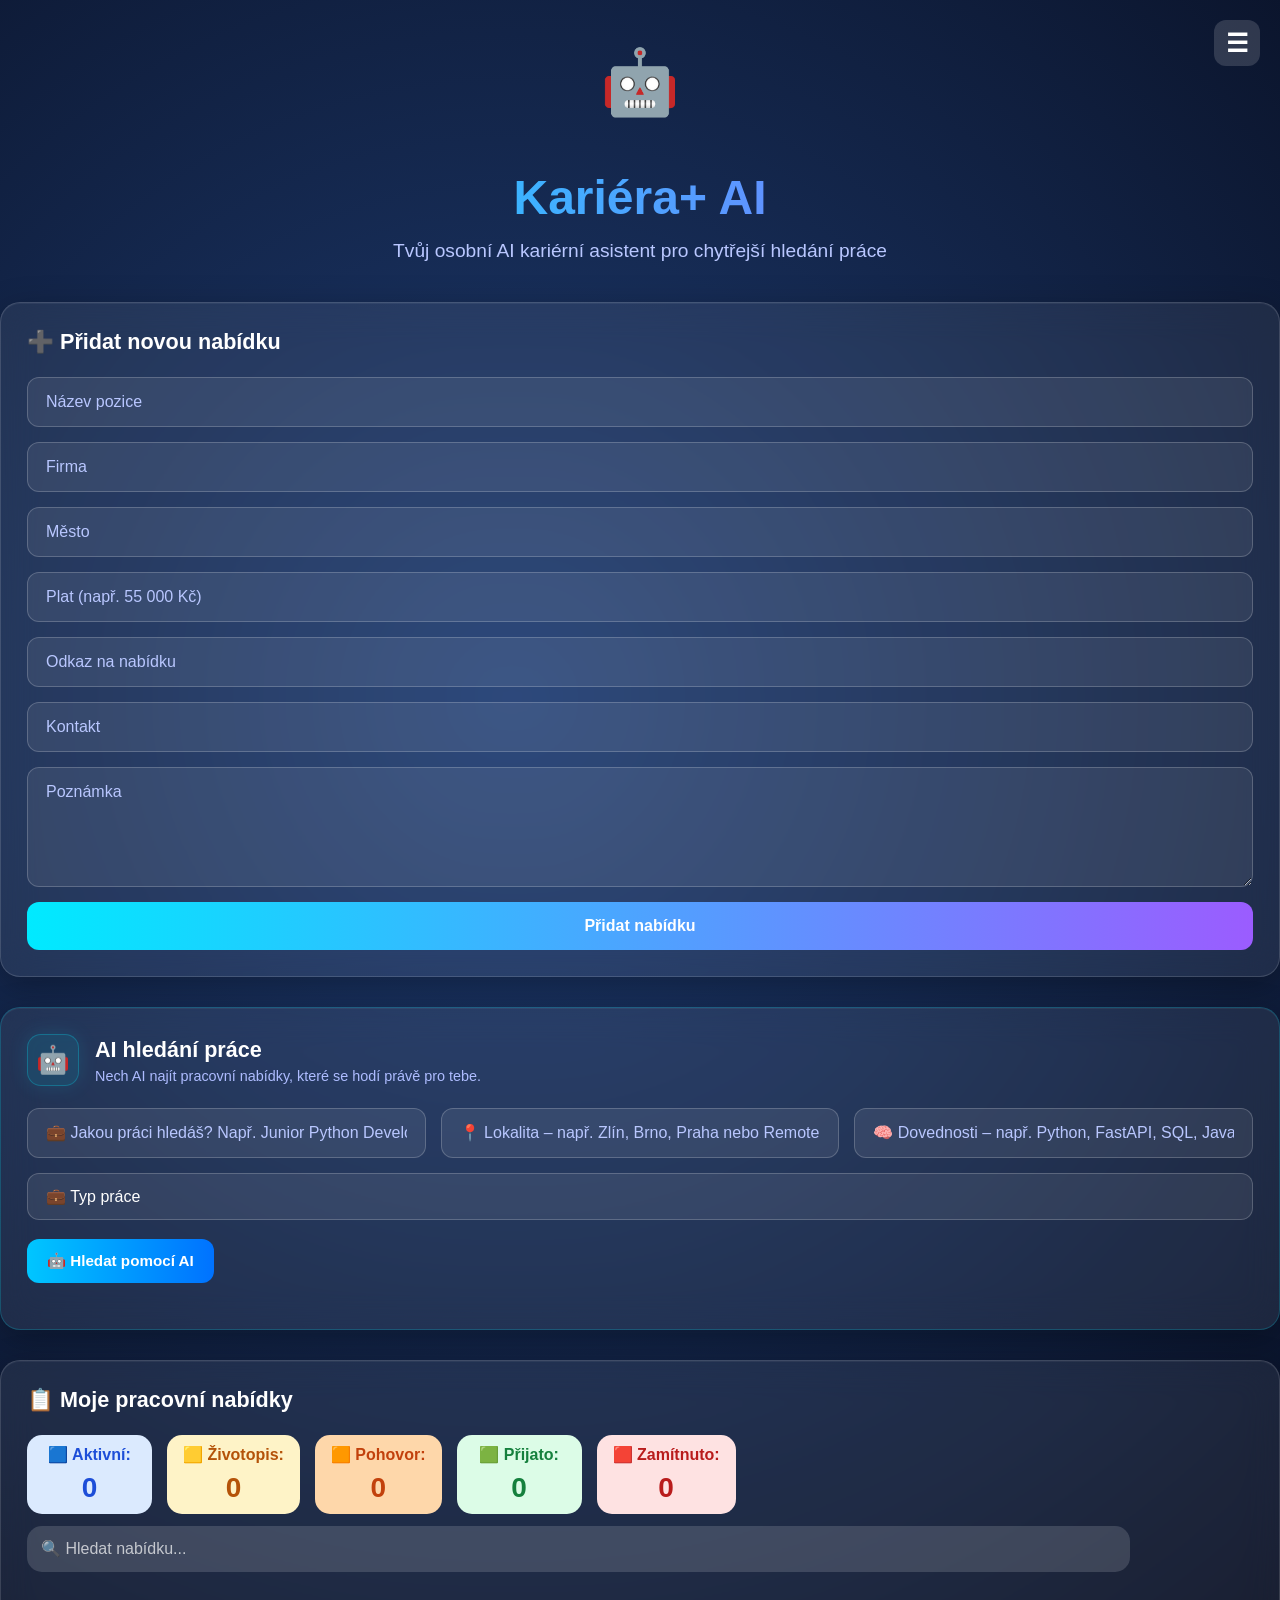
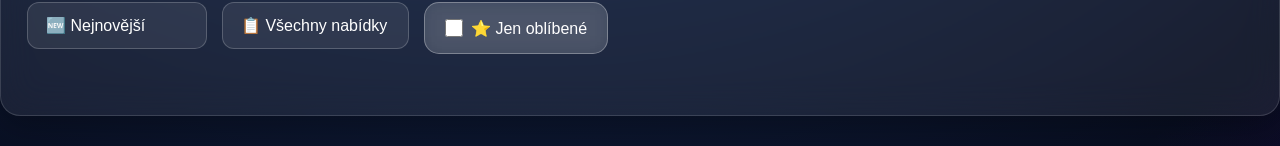
<file: frontend/index.html>
<!doctype html>
<html lang="cs">
  <head>
    <meta charset="UTF-8" />
    <title>Kariéra+ AI</title>

    <link rel="stylesheet" href="style.css" />
  </head>

  <body>
    <div id="toast"></div>

    <div id="confirmModal" class="modal">
      <div class="modal-content">
        <h2>🗑️ Odstranit nabídku?</h2>

        <p>Opravdu chcete tuto pracovní nabídku odstranit?</p>

        <div class="modal-buttons">
          <button id="cancelDelete">Zrušit</button>

          <button id="confirmDelete">Smazat</button>
        </div>
      </div>
    </div>

        <div id="aiModal" class="modal">
      <div class="modal-content ai-modal-content">

        <h2>🤖 AI analýza nabídky</h2>

        <div id="aiAnalysisContent">
          <div class="ai-loading">
            🤖 AI analyzuje pracovní nabídku...
          </div>
        </div>

        <div class="modal-buttons">
          <button id="closeAiModal">Zavřít</button>
        </div>

      </div>
    </div>

    <div id="editModal" class="modal">
      <div class="modal-content">
        <h2>✏️ Upravit nabídku</h2>

        <input id="editTitle" placeholder="Název pozice" />

        <input id="editCompany" placeholder="Firma" />

        <input id="editLocation" placeholder="Město" />

        <input id="editSalary" placeholder="Plat" />

        <input id="editUrl" placeholder="Odkaz na nabídku" />

        <input id="editContact" placeholder="Kontakt" />

        <textarea id="editNote" placeholder="Poznámka" rows="4"></textarea>

        <div class="modal-buttons">
          <button id="cancelEdit">Zrušit</button>

          <button id="saveEdit">Uložit</button>
        </div>
      </div>
    </div>

    <div class="container">

      <!-- HORNÍ MENU -->
      <div class="top-menu">
        <button id="menuButton" class="menu-button">☰</button>

        <div id="menuDropdown" class="menu-dropdown">
          <a href="index.html">🏠 Domů</a>
          <a href="index.html#jobs">💼 Hledání práce</a>
          <a href="cv-builder.html">📄 Tvorba životopisu</a>
          <a href="ai-analysis.html">🤖 AI analýza CV</a>
          <a href="interview.html">🎤 AI pohovor</a>
          <a href="index.html?favorites=true">⭐ Oblíbené nabídky</a>

                    <div class="menu-divider"></div>

          <a href="login.html" id="loginMenuLink">👤 Přihlásit</a>
          <a href="register.html" id="registerMenuLink">📝 Registrovat se</a>
          <a href="#" id="logoutMenuLink" style="display: none;">🚪 Odhlásit</a>
        </div>
      </div>

      <div class="hero">
        <div class="logo">🤖</div>

        </div>

        <h1>Kariéra+ AI</h1>

        <p class="subtitle">
          Tvůj osobní AI kariérní asistent pro chytřejší hledání práce
        </p>
      </div>

      <div class="card">
        <h2>➕ Přidat novou nabídku</h2>

        <div class="form-group">
          <input id="title" placeholder="Název pozice" />

          <input id="company" placeholder="Firma" />

          <input id="location" placeholder="Město" />

          <input id="salary" placeholder="Plat (např. 55 000 Kč)" />

          <input id="url" placeholder="Odkaz na nabídku" />

          <input id="contact" placeholder="Kontakt" />

          <textarea id="note" placeholder="Poznámka" rows="4"></textarea>

          <button onclick="createJob()">Přidat nabídku</button>
        </div>
      </div>

      <div class="card ai-search-card">
        <div class="ai-search-header">
          <div class="ai-icon">🤖</div>

          <div>
            <h2>AI hledání práce</h2>

            <p>Nech AI najít pracovní nabídky, které se hodí právě pro tebe.</p>
          </div>
        </div>

        <div class="ai-search-form">
          <input
            id="aiPosition"
            placeholder="💼 Jakou práci hledáš? Např. Junior Python Developer"
          />

          <input
            id="aiLocation"
            placeholder="📍 Lokalita – např. Zlín, Brno, Praha nebo Remote"
          />

          <input
            id="aiSkills"
            placeholder="🧠 Dovednosti – např. Python, FastAPI, SQL, JavaScript"
          />

          <select id="aiWorkType">
            <option value="">💼 Typ práce</option>
            <option value="full-time">Plný úvazek</option>
            <option value="part-time">Částečný úvazek</option>
            <option value="remote">Remote</option>
            <option value="hybrid">Hybridní práce</option>
          </select>

          <button type="button" id="aiSearchButton" onclick="searchWithAI()">
            🤖 Hledat pomocí AI
          </button>
        </div>

        <div id="aiResults" class="ai-results"></div>
      </div>

      <div class="card">
        <h2>📋 Moje pracovní nabídky</h2>

        <div class="stats-container">
          <div class="stat-card active">
            🟦 Aktivní:
            <span id="countActive">0</span>
          </div>

          <div class="stat-card sent">
            🟨 Životopis:
            <span id="countSent">0</span>
          </div>

          <div class="stat-card interview">
            🟧 Pohovor:
            <span id="countInterview">0</span>
          </div>

          <div class="stat-card accepted">
            🟩 Přijato:
            <span id="countAccepted">0</span>
          </div>

          <div class="stat-card rejected">
            🟥 Zamítnuto:
            <span id="countRejected">0</span>
          </div>
        </div>

        <div class="filters">
          <input id="search" placeholder="🔍 Hledat nabídku..." />

          <select id="sort">
            <option value="new">🆕 Nejnovější</option>

            <option value="title">🔤 Název A-Z</option>

            <option value="company">🏢 Firma A-Z</option>
          </select>

          <select id="statusFilter">
            <option value="all">📋 Všechny nabídky</option>

            <option value="Aktivní">🟦 Aktivní</option>

            <option value="Životopis odeslán">🟨 Životopis odeslán</option>

            <option value="Pohovor">🟧 Pohovor</option>

            <option value="Přijato">🟩 Přijato</option>

            <option value="Zamítnuto">🟥 Zamítnuto</option>
          </select>

          <label class="favorite-filter">
            <input type="checkbox" id="favoriteOnly" />

            ⭐ Jen oblíbené
          </label>
        </div>

        <div id="jobs"></div>

        <div
          id="empty"
          style="display: none; text-align: center; margin-top: 20px"
        >
          😕 Zatím tu nejsou žádné nabídky
        </div>
      </div>
    </div>

    <script src="script.js"></script>
    <script src="auth.js"></script>
  </body>
</html>
</file>
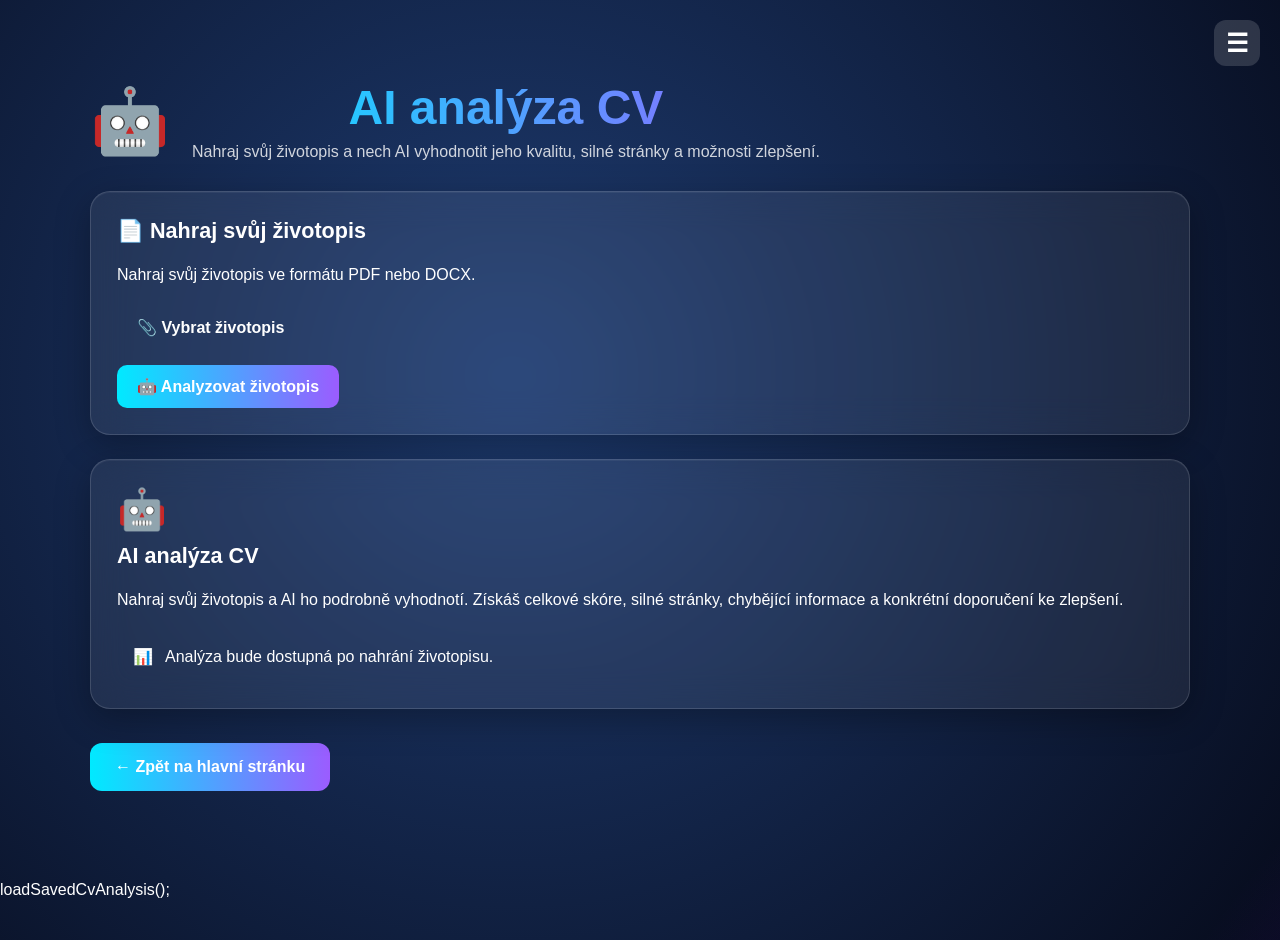
<file: frontend/ai-analysis.html>
<!doctype html>
<html lang="cs">
  <head>
    <meta charset="UTF-8" />
    <meta name="viewport" content="width=device-width, initial-scale=1.0" />
    <title>Kariéra+ AI – AI analýza CV</title>
    <link rel="stylesheet" href="style.css" />
    <script src="auth.js"></script>
  </head>

  <body>
    <div class="container">
      <!-- HORNÍ MENU -->
      <div class="top-menu">
        <button id="menuButton" class="menu-button">☰</button>

        <div id="menuDropdown" class="menu-dropdown">
          <a href="index.html">🏠 Domů</a>
          <a href="index.html#jobs">💼 Hledání práce</a>
          <a href="cv-builder.html">📄 Tvorba životopisu</a>
          <a href="ai-analysis.html">🤖 AI analýza CV</a>
          <a href="interview.html">🎤 AI pohovor</a>
          <a href="index.html?favorites=true">⭐ Oblíbené nabídky</a>

          <div class="menu-divider"></div>

          <a href="login.html" id="loginMenuLink">👤 Přihlásit</a>
          <a href="register.html" id="registerMenuLink">📝 Registrovat se</a>
          <a href="#" id="logoutMenuLink" style="display: none">
            🚪 Odhlásit
          </a>
        </div>
      </div>

      <div class="cv-page">
        <div class="cv-header">
          <div class="cv-logo">🤖</div>
          <div>
            <h1>AI analýza CV</h1>
            <p>
              Nahraj svůj životopis a nech AI vyhodnotit jeho kvalitu, silné
              stránky a možnosti zlepšení.
            </p>
          </div>
        </div>

        <div class="card cv-upload-card">
          <h2>📄 Nahraj svůj životopis</h2>
          <p class="cv-upload-text">
            Nahraj svůj životopis ve formátu PDF nebo DOCX.
          </p>

          <label class="cv-upload-button">
            📎 Vybrat životopis
            <input type="file" id="cvFile" accept=".pdf,.docx" hidden />
          </label>

          <p id="cvFileName" class="cv-file-name"></p>

          <button
            id="uploadCvButton"
            class="cv-upload-button"
            type="button"
            disabled
          >
            🤖 Analyzovat životopis
          </button>

          <p id="cvUploadStatus" class="cv-upload-status"></p>
        </div>

        <div id="ai-analysis" class="card cv-analysis-card">
          <div class="cv-analysis-icon">🤖</div>

          <h2>AI analýza CV</h2>

          <p>
            Nahraj svůj životopis a AI ho podrobně vyhodnotí. Získáš celkové
            skóre, silné stránky, chybějící informace a konkrétní doporučení ke
            zlepšení.
          </p>

          <div id="cvAnalysisResult" class="cv-analysis-placeholder">
            📊
            <span> Analýza bude dostupná po nahrání životopisu. </span>
          </div>
        </div>

        <button
          class="cv-back-button"
          onclick="window.location.href = 'index.html'"
        >
          ← Zpět na hlavní stránku
        </button>
      </div>
    </div>

    loadSavedCvAnalysis();
    <script>
      console.log("🔥 CV SCRIPT JE OPRAVDU SPUŠTĚN 🔥");

      const cvFile = document.getElementById("cvFile");
      const cvFileName = document.getElementById("cvFileName");
      const uploadCvButton = document.getElementById("uploadCvButton");
      const cvUploadStatus = document.getElementById("cvUploadStatus");
      const cvAnalysisResult = document.getElementById("cvAnalysisResult");
      const API_URL = "http://127.0.0.1:8000";
      let selectedCvFile = null;

      async function loadSavedCvAnalysis() {
        const token = localStorage.getItem("access_token");

        if (!token || token === "null" || token === "undefined") {
          return;
        }

        try {
          console.log("📂 NAČÍTÁM ULOŽENOU CV ANALÝZU...");

          const response = await fetch(API_URL + "/cv/latest", {
            method: "GET",
            headers: {
              Authorization: `Bearer ${token}`,
            },
          });

          if (response.status === 401) {
            console.log("⚠️ Přihlášení vypršelo.");
            return;
          }

          if (!response.ok) {
            console.error("❌ Nepodařilo se načíst uloženou CV analýzu.");
            return;
          }

          const data = await response.json();

          if (!data.result || !data.result.ai_analysis) {
            console.log("ℹ️ Uživatel zatím nemá uloženou CV analýzu.");
            return;
          }

          const savedAnalysis = data.result;

          console.log("✅ ULOŽENÁ CV ANALÝZA NAČTENA");

          if (savedAnalysis.filename) {
            cvFileName.textContent =
              "📄 Naposledy analyzovaný soubor: " + savedAnalysis.filename;
          }

          const formattedAnalysis = formatAiAnalysis(savedAnalysis.ai_analysis);

          cvAnalysisResult.innerHTML = `
      <div class="cv-ai-result">
        <h3>🤖 Výsledek AI analýzy</h3>

        <div class="cv-ai-text">
          ${formattedAnalysis}
        </div>
      </div>
    `;
        } catch (error) {
          console.error("❌ CHYBA PŘI NAČÍTÁNÍ ULOŽENÉ CV ANALÝZY:", error);
        }
      }

      function formatAiAnalysis(markdown) {
        const escapeHtml = (text) =>
          text
            .replace(/&/g, "&amp;")
            .replace(/</g, "&lt;")
            .replace(/>/g, "&gt;");

        const formatInlineText = (text) =>
          escapeHtml(text).replace(/\*\*(.*?)\*\*/g, "<strong>$1</strong>");

        const formatScore = (text) => {
          const scoreMatch = text.match(
            /(?:Orientační hodnocení|Hodnocení).*?(\d{1,3})(?:\s*\/\s*100)?\s*%?/i,
          );

          if (!scoreMatch) {
            return null;
          }

          const score = Math.min(100, Math.max(0, Number(scoreMatch[1])));

          return `
          <div class="cv-score-box">
            <div class="cv-score-circle">
              <span>${score}</span>
              <small>/ 100</small>
            </div>

            <div class="cv-score-info">
              <strong>Celkové skóre životopisu</strong>
              <span>Hodnocení připravenosti CV</span>
            </div>
          </div>
        `;
        };

        return markdown
          .trim()
          .split(/\n{2,}/)
          .map((block) => {
            const lines = block.split("\n").filter((line) => line.trim());
            const trimmedLines = lines.map((line) => line.trim());

            if (trimmedLines.every((line) => line.startsWith("* "))) {
              return `<ul>${trimmedLines
                .map((line) => `<li>${formatInlineText(line.slice(2))}</li>`)
                .join("")}</ul>`;
            }

            return trimmedLines
              .map((line) => {
                const heading = line.match(/^#{1,6}\s+(.+)$/);

                if (heading) {
                  const headingText = heading[1];
                  let headingClass = "";

                  if (headingText.includes("Celkové hodnocení")) {
                    headingClass = "ai-heading-overall";
                  } else if (headingText.includes("Pracovní zkušenosti")) {
                    headingClass = "ai-heading-experience";
                  } else if (headingText.includes("Dovednosti")) {
                    headingClass = "ai-heading-skills";
                  } else if (headingText.includes("Silné stránky")) {
                    headingClass = "ai-heading-strengths";
                  } else if (headingText.includes("Co v životopisu chybí")) {
                    headingClass = "ai-heading-missing";
                  } else if (headingText.includes("Co doporučuješ zlepšit")) {
                    headingClass = "ai-heading-improve";
                  } else if (headingText.includes("Vhodné pracovní pozice")) {
                    headingClass = "ai-heading-jobs";
                  } else if (headingText.includes("Doporučení AI")) {
                    headingClass = "ai-heading-recommendation";
                  }

                  return `<h4 class="${headingClass}">${formatInlineText(
                    headingText,
                  )}</h4>`;
                }

                const score = formatScore(line);

                if (score) {
                  return score;
                }

                return `<p>${formatInlineText(line)}</p>`;
              })
              .join("");
          })
          .join("");
      }

      cvFile.addEventListener("change", () => {
        if (cvFile.files.length > 0) {
          const file = cvFile.files[0];
          selectedCvFile = file;

          cvFileName.textContent = "📎 Vybraný soubor: " + file.name;
          uploadCvButton.disabled = false;
          cvUploadStatus.textContent = "";
        } else {
          selectedCvFile = null;
          cvFileName.textContent = "";
          uploadCvButton.disabled = true;
        }
      });

      uploadCvButton.addEventListener("click", async (e) => {
        e.preventDefault();

        console.log("🔥 KLIKNUTÍ NA ANALÝZU FUNGUJE 🔥");

        if (!selectedCvFile) {
          cvUploadStatus.textContent = "❌ Nejprve vyber životopis.";
          return;
        }

        const file = selectedCvFile;

        console.log("📄 ODESÍLÁM SOUBOR:", file.name);

        const token = localStorage.getItem("access_token");

        if (!token || token === "null" || token === "undefined") {
          cvUploadStatus.textContent = "❌ Pro analýzu se nejprve přihlaste.";
          uploadCvButton.disabled = true;

          setTimeout(() => {
            window.location.href = "login.html";
          }, 1200);

          return;
        }

        const formData = new FormData();
        formData.append("file", file);

        uploadCvButton.disabled = true;
        uploadCvButton.textContent = "🤖 AI analyzuje...";
        cvUploadStatus.textContent = "";

        cvAnalysisResult.innerHTML = `
        <div class="cv-ai-result">
          <h3>🤖 AI právě analyzuje tvůj životopis...</h3>
          <p>⏳ Může to chvíli trvat.</p>
        </div>
      `;

        console.log("🔥 KLIK NA ANALYZOVAT ŽIVOTOPIS");

        try {
          console.log("🔥 FETCH SE PRÁVĚ SPOUŠTÍ");

          const response = await fetch(API_URL + "/cv/analyze", {
            method: "POST",
            headers: {
              Authorization: `Bearer ${token}`,
            },
            body: formData,
          });

          console.log("🔥 FETCH SKONČIL");
          console.log("🔥 ODPOVĚĎ Z BACKENDU PŘIŠLA");
          console.log("🔥 STATUS:", response.status);

          const data = await response.json();

          console.log("🔥 DATA Z BACKENDU:", data);

          if (response.status === 401) {
            localStorage.removeItem("access_token");
            localStorage.removeItem("user_name");
            throw new Error("Přihlášení vypršelo. Přihlaste se znovu.");
          }

          if (!response.ok) {
            throw new Error(data.detail || "Analýza životopisu se nepodařila.");
          }

          cvUploadStatus.textContent = "✅ Životopis byl úspěšně analyzován.";

          cvFileName.textContent = "📄 Analyzovaný soubor: " + data.filename;

          const formattedAnalysis = formatAiAnalysis(data.ai_analysis);

          cvAnalysisResult.innerHTML = `
          <div class="cv-ai-result">
            <h3>🤖 Výsledek AI analýzy</h3>

            <div class="cv-ai-text">
              ${formattedAnalysis}
            </div>
          </div>
        `;

          console.log("🎉 ANALÝZA BYLA VYPSÁNA NA STRÁNKU");
        } catch (error) {
          console.error("❌ Analýza CV selhala:", error);

          const errorMessage =
            error instanceof TypeError
              ? "Backend není spuštěný. Spusťte Uvicorn na portu 8000."
              : error.message;

          cvUploadStatus.textContent = "❌ " + errorMessage;

          cvAnalysisResult.innerHTML = `
          <div class="cv-ai-result">
            <h3>❌ Analýza se nepodařila</h3>
            <p>${errorMessage}</p>
          </div>
        `;
        } finally {
          uploadCvButton.disabled = false;
          uploadCvButton.textContent = "🤖 Analyzovat životopis";
        }
      });

      loadSavedCvAnalysis();
    </script>

    <script>
      const menuButton = document.getElementById("menuButton");
      const menuDropdown = document.getElementById("menuDropdown");

      if (menuButton && menuDropdown) {
        menuButton.addEventListener("click", () => {
          menuDropdown.classList.toggle("open");
        });

        document.addEventListener("click", (event) => {
          if (
            !menuButton.contains(event.target) &&
            !menuDropdown.contains(event.target)
          ) {
            menuDropdown.classList.remove("open");
          }
        });
      }
    </script>
  </body>
</html>
</file>
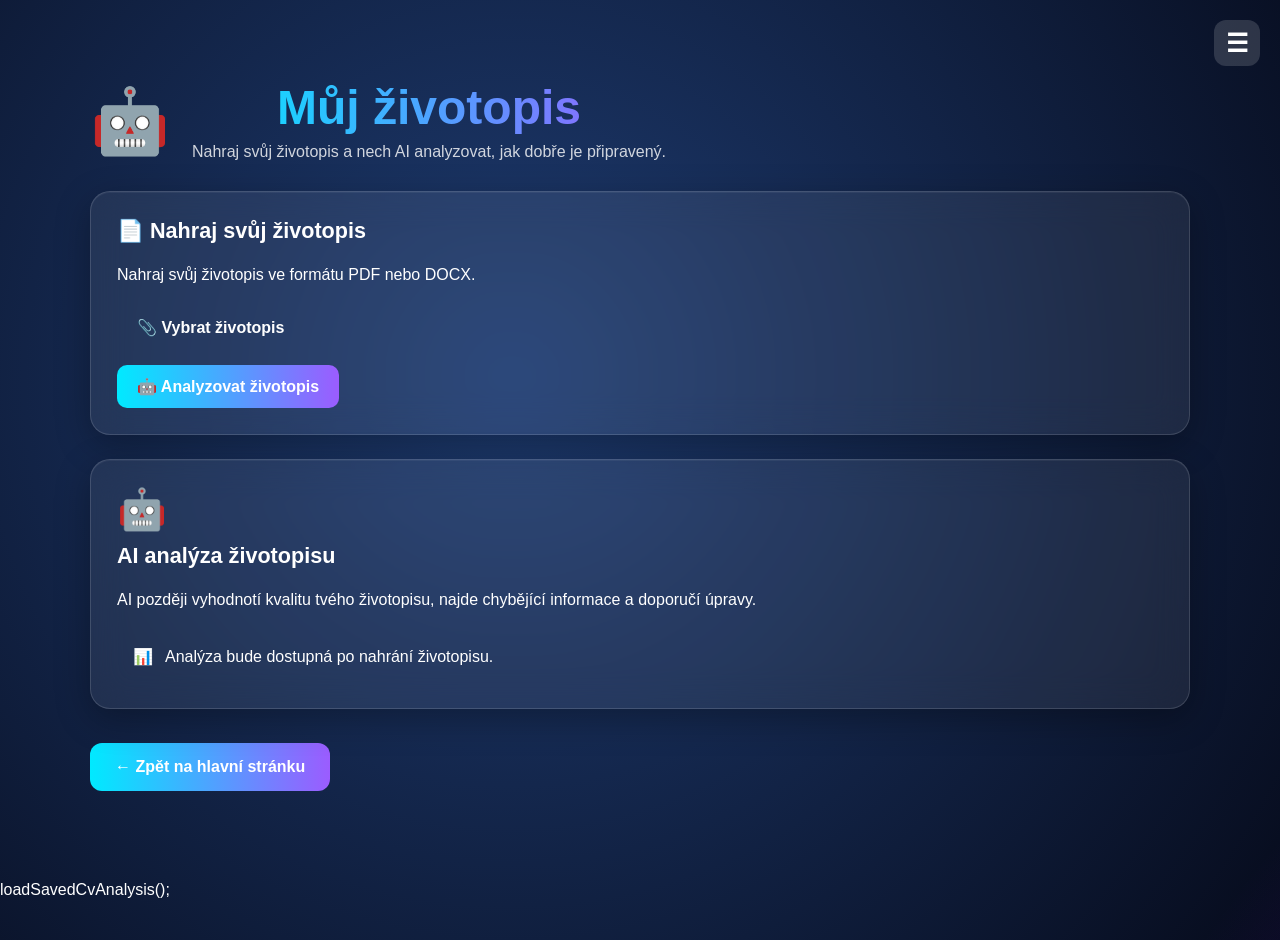
<file: frontend/cv.html>
<!doctype html>
<html lang="cs">
  <head>
    <meta charset="UTF-8" />
    <meta name="viewport" content="width=device-width, initial-scale=1.0" />
    <title>Kariéra+ AI – Můj životopis</title>
    <link rel="stylesheet" href="style.css" />
  </head>
  <body>
    <div class="container">
      <!-- HORNÍ MENU -->
      <div class="top-menu">
        <button id="menuButton" class="menu-button">☰</button>

        <div id="menuDropdown" class="menu-dropdown">
          <a href="index.html">🏠 Domů</a>
          <a href="index.html#jobs">💼 Hledání práce</a>
          <a href="cv-builder.html">📄 Tvorba životopisu</a>
          <a href="ai-analysis.html">🤖 AI analýza CV</a>
          <a href="interview.html">🎤 AI pohovor</a>
          <a href="index.html?favorites=true">⭐ Oblíbené nabídky</a>

          <div class="menu-divider"></div>

          <a href="login.html" id="loginMenuLink">👤 Přihlásit</a>
          <a href="register.html" id="registerMenuLink">📝 Registrovat se</a>
          <a href="#" id="logoutMenuLink" style="display: none">
            🚪 Odhlásit
          </a>
        </div>
      </div>

      <div class="cv-page">
        <div class="cv-header">
          <div class="cv-logo">🤖</div>
          <div>
            <h1>Můj životopis</h1>
            <p>
              Nahraj svůj životopis a nech AI analyzovat, jak dobře je
              připravený.
            </p>
          </div>
        </div>

        <div class="card cv-upload-card">
          <h2>📄 Nahraj svůj životopis</h2>
          <p class="cv-upload-text">
            Nahraj svůj životopis ve formátu PDF nebo DOCX.
          </p>

          <label class="cv-upload-button">
            📎 Vybrat životopis
            <input type="file" id="cvFile" accept=".pdf,.docx" hidden />
          </label>

          <p id="cvFileName" class="cv-file-name"></p>

          <button
            id="uploadCvButton"
            class="cv-upload-button"
            type="button"
            disabled
          >
            🤖 Analyzovat životopis
          </button>

          <p id="cvUploadStatus" class="cv-upload-status"></p>
        </div>

        <div id="ai-analysis" class="card cv-analysis-card">
          <div class="cv-analysis-icon">🤖</div>
          <h2>AI analýza životopisu</h2>
          <p>
            AI později vyhodnotí kvalitu tvého životopisu, najde chybějící
            informace a doporučí úpravy.
          </p>

          <div id="cvAnalysisResult" class="cv-analysis-placeholder">
            📊
            <span> Analýza bude dostupná po nahrání životopisu. </span>
          </div>
        </div>

        <button
          class="cv-back-button"
          onclick="window.location.href = 'index.html'"
        >
          ← Zpět na hlavní stránku
        </button>
      </div>
    </div>

    loadSavedCvAnalysis();
    <script>
      console.log("🔥 CV SCRIPT JE OPRAVDU SPUŠTĚN 🔥");

      const cvFile = document.getElementById("cvFile");
      const cvFileName = document.getElementById("cvFileName");
      const uploadCvButton = document.getElementById("uploadCvButton");
      const cvUploadStatus = document.getElementById("cvUploadStatus");
      const cvAnalysisResult = document.getElementById("cvAnalysisResult");
      const API_URL = "http://127.0.0.1:8000";
      let selectedCvFile = null;

      async function loadSavedCvAnalysis() {
        const token = localStorage.getItem("access_token");

        if (!token || token === "null" || token === "undefined") {
          return;
        }

        try {
          console.log("📂 NAČÍTÁM ULOŽENOU CV ANALÝZU...");

          const response = await fetch(API_URL + "/cv/latest", {
            method: "GET",
            headers: {
              Authorization: `Bearer ${token}`,
            },
          });

          if (response.status === 401) {
            console.log("⚠️ Přihlášení vypršelo.");
            return;
          }

          if (!response.ok) {
            console.error("❌ Nepodařilo se načíst uloženou CV analýzu.");
            return;
          }

          const data = await response.json();

          if (!data.result || !data.result.ai_analysis) {
            console.log("ℹ️ Uživatel zatím nemá uloženou CV analýzu.");
            return;
          }

          const savedAnalysis = data.result;

          console.log("✅ ULOŽENÁ CV ANALÝZA NAČTENA");

          if (savedAnalysis.filename) {
            cvFileName.textContent =
              "📄 Naposledy analyzovaný soubor: " + savedAnalysis.filename;
          }

          const formattedAnalysis = formatAiAnalysis(savedAnalysis.ai_analysis);

          cvAnalysisResult.innerHTML = `
      <div class="cv-ai-result">
        <h3>🤖 Výsledek AI analýzy</h3>

        <div class="cv-ai-text">
          ${formattedAnalysis}
        </div>
      </div>
    `;
        } catch (error) {
          console.error("❌ CHYBA PŘI NAČÍTÁNÍ ULOŽENÉ CV ANALÝZY:", error);
        }
      }

      async function loadSavedCvAnalysis() {
        const token = localStorage.getItem("access_token");

        if (!token || token === "null" || token === "undefined") {
          return;
        }

        try {
          console.log("📂 NAČÍTÁM ULOŽENOU CV ANALÝZU...");

          const response = await fetch(API_URL + "/cv/latest", {
            method: "GET",
            headers: {
              Authorization: `Bearer ${token}`,
            },
          });

          if (response.status === 401) {
            console.log("⚠️ Přihlášení vypršelo.");
            return;
          }

          if (!response.ok) {
            console.error("❌ Nepodařilo se načíst uloženou CV analýzu.");
            return;
          }

          const data = await response.json();

          if (!data.result || !data.result.ai_analysis) {
            console.log("ℹ️ Uživatel zatím nemá uloženou CV analýzu.");
            return;
          }

          const savedAnalysis = data.result;

          console.log("✅ ULOŽENÁ CV ANALÝZA NAČTENA");

          if (savedAnalysis.filename) {
            cvFileName.textContent =
              "📄 Naposledy analyzovaný soubor: " + savedAnalysis.filename;
          }

          const formattedAnalysis = formatAiAnalysis(savedAnalysis.ai_analysis);

          cvAnalysisResult.innerHTML = `
      <div class="cv-ai-result">
        <h3>🤖 Výsledek AI analýzy</h3>

        <div class="cv-ai-text">
          ${formattedAnalysis}
        </div>
      </div>
    `;
        } catch (error) {
          console.error("❌ CHYBA PŘI NAČÍTÁNÍ ULOŽENÉ CV ANALÝZY:", error);
        }
      }

      function formatAiAnalysis(markdown) {
        const escapeHtml = (text) =>
          text
            .replace(/&/g, "&amp;")
            .replace(/</g, "&lt;")
            .replace(/>/g, "&gt;");

        const formatInlineText = (text) =>
          escapeHtml(text).replace(/\*\*(.*?)\*\*/g, "<strong>$1</strong>");

        const formatScore = (text) => {
          const scoreMatch = text.match(
            /(?:Orientační hodnocení|Hodnocení).*?(\d{1,3})(?:\s*\/\s*100)?\s*%?/i,
          );

          if (!scoreMatch) {
            return null;
          }

          const score = Math.min(100, Math.max(0, Number(scoreMatch[1])));

          return `
          <div class="cv-score-box">
            <div class="cv-score-circle">
              <span>${score}</span>
              <small>/ 100</small>
            </div>

            <div class="cv-score-info">
              <strong>Celkové skóre životopisu</strong>
              <span>Hodnocení připravenosti CV</span>
            </div>
          </div>
        `;
        };

        return markdown
          .trim()
          .split(/\n{2,}/)
          .map((block) => {
            const lines = block.split("\n").filter((line) => line.trim());
            const trimmedLines = lines.map((line) => line.trim());

            if (trimmedLines.every((line) => line.startsWith("* "))) {
              return `<ul>${trimmedLines
                .map((line) => `<li>${formatInlineText(line.slice(2))}</li>`)
                .join("")}</ul>`;
            }

            return trimmedLines
              .map((line) => {
                const heading = line.match(/^#{1,6}\s+(.+)$/);

                if (heading) {
                  const headingText = heading[1];
                  let headingClass = "";

                  if (headingText.includes("Celkové hodnocení")) {
                    headingClass = "ai-heading-overall";
                  } else if (headingText.includes("Pracovní zkušenosti")) {
                    headingClass = "ai-heading-experience";
                  } else if (headingText.includes("Dovednosti")) {
                    headingClass = "ai-heading-skills";
                  } else if (headingText.includes("Silné stránky")) {
                    headingClass = "ai-heading-strengths";
                  } else if (headingText.includes("Co v životopisu chybí")) {
                    headingClass = "ai-heading-missing";
                  } else if (headingText.includes("Co doporučuješ zlepšit")) {
                    headingClass = "ai-heading-improve";
                  } else if (headingText.includes("Vhodné pracovní pozice")) {
                    headingClass = "ai-heading-jobs";
                  } else if (headingText.includes("Doporučení AI")) {
                    headingClass = "ai-heading-recommendation";
                  }

                  return `<h4 class="${headingClass}">${formatInlineText(
                    headingText,
                  )}</h4>`;
                }

                const score = formatScore(line);

                if (score) {
                  return score;
                }

                return `<p>${formatInlineText(line)}</p>`;
              })
              .join("");
          })
          .join("");
      }

      cvFile.addEventListener("change", () => {
        if (cvFile.files.length > 0) {
          const file = cvFile.files[0];
          selectedCvFile = file;

          cvFileName.textContent = "📎 Vybraný soubor: " + file.name;
          uploadCvButton.disabled = false;
          cvUploadStatus.textContent = "";
        } else {
          selectedCvFile = null;
          cvFileName.textContent = "";
          uploadCvButton.disabled = true;
        }
      });

      uploadCvButton.addEventListener("click", async (e) => {
        e.preventDefault();

        console.log("🔥 KLIKNUTÍ NA ANALÝZU FUNGUJE 🔥");

        if (!selectedCvFile) {
          cvUploadStatus.textContent = "❌ Nejprve vyber životopis.";
          return;
        }

        const file = selectedCvFile;

        console.log("📄 ODESÍLÁM SOUBOR:", file.name);

        const token = localStorage.getItem("access_token");

        if (!token || token === "null" || token === "undefined") {
          cvUploadStatus.textContent = "❌ Pro analýzu se nejprve přihlaste.";
          uploadCvButton.disabled = true;

          setTimeout(() => {
            window.location.href = "login.html";
          }, 1200);

          return;
        }

        const formData = new FormData();
        formData.append("file", file);

        uploadCvButton.disabled = true;
        uploadCvButton.textContent = "🤖 AI analyzuje...";
        cvUploadStatus.textContent = "";

        cvAnalysisResult.innerHTML = `
        <div class="cv-ai-result">
          <h3>🤖 AI právě analyzuje tvůj životopis...</h3>
          <p>⏳ Může to chvíli trvat.</p>
        </div>
      `;

        console.log("🔥 KLIK NA ANALYZOVAT ŽIVOTOPIS");

        try {
          console.log("🔥 FETCH SE PRÁVĚ SPOUŠTÍ");

          const response = await fetch(API_URL + "/cv/analyze", {
            method: "POST",
            headers: {
              Authorization: `Bearer ${token}`,
            },
            body: formData,
          });

          console.log("🔥 FETCH SKONČIL");
          console.log("🔥 ODPOVĚĎ Z BACKENDU PŘIŠLA");
          console.log("🔥 STATUS:", response.status);

          const data = await response.json();

          console.log("🔥 DATA Z BACKENDU:", data);

          if (response.status === 401) {
            localStorage.removeItem("access_token");
            localStorage.removeItem("user_name");
            throw new Error("Přihlášení vypršelo. Přihlaste se znovu.");
          }

          if (!response.ok) {
            throw new Error(data.detail || "Analýza životopisu se nepodařila.");
          }

          cvUploadStatus.textContent = "✅ Životopis byl úspěšně analyzován.";

          cvFileName.textContent = "📄 Analyzovaný soubor: " + data.filename;

          const formattedAnalysis = formatAiAnalysis(data.ai_analysis);

          cvAnalysisResult.innerHTML = `
          <div class="cv-ai-result">
            <h3>🤖 Výsledek AI analýzy</h3>

            <div class="cv-ai-text">
              ${formattedAnalysis}
            </div>
          </div>
        `;

          console.log("🎉 ANALÝZA BYLA VYPSÁNA NA STRÁNKU");
        } catch (error) {
          console.error("❌ Analýza CV selhala:", error);

          const errorMessage =
            error instanceof TypeError
              ? "Backend není spuštěný. Spusťte Uvicorn na portu 8000."
              : error.message;

          cvUploadStatus.textContent = "❌ " + errorMessage;

          cvAnalysisResult.innerHTML = `
          <div class="cv-ai-result">
            <h3>❌ Analýza se nepodařila</h3>
            <p>${errorMessage}</p>
          </div>
        `;
        } finally {
          uploadCvButton.disabled = false;
          uploadCvButton.textContent = "🤖 Analyzovat životopis";
        }
      });

      loadSavedCvAnalysis();
    </script>

    <script>
      const menuButton = document.getElementById("menuButton");
      const menuDropdown = document.getElementById("menuDropdown");

      if (menuButton && menuDropdown) {
        menuButton.addEventListener("click", () => {
          menuDropdown.classList.toggle("open");
        });

        document.addEventListener("click", (event) => {
          if (
            !menuButton.contains(event.target) &&
            !menuDropdown.contains(event.target)
          ) {
            menuDropdown.classList.remove("open");
          }
        });
      }
    </script>
  </body>
</html>
</file>
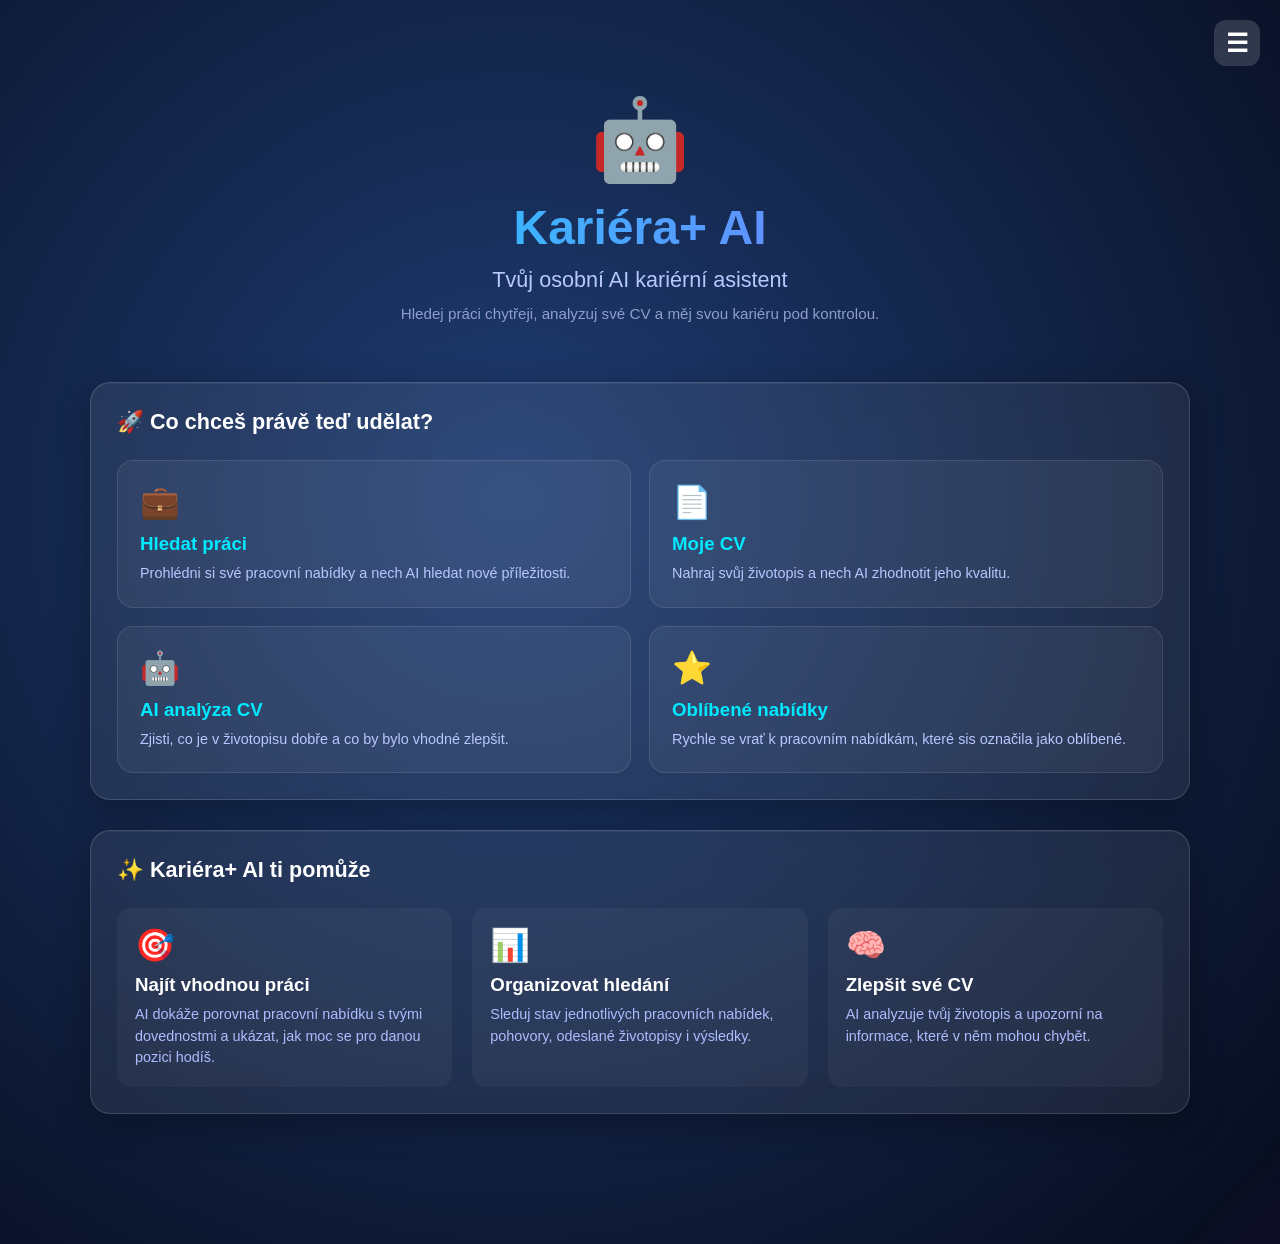
<file: frontend/home.html>
<!doctype html>
<html lang="cs">
  <head>
    <meta charset="UTF-8" />

    <meta name="viewport" content="width=device-width, initial-scale=1.0" />

    <title>Kariéra+ AI | Domů</title>

    <link rel="stylesheet" href="style.css" />
  </head>

  <body>
    <div id="toast"></div>

    <!-- ==============================
         HORNÍ MENU
    =============================== -->

    <div class="top-menu">
      <button id="menuButton" class="menu-button">☰</button>

      <div id="menuDropdown" class="menu-dropdown">
        <a href="home.html">🏠 Domů</a>

        <a href="index.html">💼 Hledání práce</a>

        <a href="cv.html">📄 Můj životopis</a>

        <a href="cv.html#ai-analysis">🤖 AI analýza CV</a>

        <a href="index.html#favorites">⭐ Oblíbené nabídky</a>

        <div class="menu-divider"></div>

        <a href="#" onclick="return false;">👤 Přihlásit</a>

        <a href="#" onclick="return false;">📝 Registrovat se</a>
      </div>
    </div>

    <!-- ==============================
         HLAVNÍ OBSAH
    =============================== -->

    <div class="container home-page">
      <section class="home-hero">
        <div class="home-logo">🤖</div>

        <h1>Kariéra+ AI</h1>

        <p>Tvůj osobní AI kariérní asistent</p>

        <span>
          Hledej práci chytřeji, analyzuj své CV a měj svou kariéru pod
          kontrolou.
        </span>
      </section>

      <!-- ==============================
           RYCHLÉ AKCE
      =============================== -->

      <section class="card home-actions">
        <h2>🚀 Co chceš právě teď udělat?</h2>

        <div class="home-action-grid">
          <a href="index.html" class="home-action-card">
            <div class="home-action-icon">💼</div>

            <h3>Hledat práci</h3>

            <p>
              Prohlédni si své pracovní nabídky a nech AI hledat nové
              příležitosti.
            </p>
          </a>

          <a href="cv.html" class="home-action-card">
            <div class="home-action-icon">📄</div>

            <h3>Moje CV</h3>

            <p>Nahraj svůj životopis a nech AI zhodnotit jeho kvalitu.</p>
          </a>

          <a href="cv.html#ai-analysis" class="home-action-card">
            <div class="home-action-icon">🤖</div>

            <h3>AI analýza CV</h3>

            <p>Zjisti, co je v životopisu dobře a co by bylo vhodné zlepšit.</p>
          </a>

          <a href="index.html#favorites" class="home-action-card">
            <div class="home-action-icon">⭐</div>

            <h3>Oblíbené nabídky</h3>

            <p>
              Rychle se vrať k pracovním nabídkám, které sis označila jako
              oblíbené.
            </p>
          </a>
        </div>
      </section>

      <!-- ==============================
           INFORMACE O APLIKACI
      =============================== -->

      <section class="card home-info">
        <h2>✨ Kariéra+ AI ti pomůže</h2>

        <div class="home-info-grid">
          <div>
            <span>🎯</span>

            <h3>Najít vhodnou práci</h3>

            <p>
              AI dokáže porovnat pracovní nabídku s tvými dovednostmi a ukázat,
              jak moc se pro danou pozici hodíš.
            </p>
          </div>

          <div>
            <span>📊</span>

            <h3>Organizovat hledání</h3>

            <p>
              Sleduj stav jednotlivých pracovních nabídek, pohovory, odeslané
              životopisy i výsledky.
            </p>
          </div>

          <div>
            <span>🧠</span>

            <h3>Zlepšit své CV</h3>

            <p>
              AI analyzuje tvůj životopis a upozorní na informace, které v něm
              mohou chybět.
            </p>
          </div>
        </div>
      </section>
    </div>

    <!-- ==============================
         MENU JAVASCRIPT
    =============================== -->

    <script>
      const menuButton = document.getElementById("menuButton");

      const menuDropdown = document.getElementById("menuDropdown");

      menuButton.addEventListener("click", () => {
        menuDropdown.classList.toggle("open");
      });

      document.addEventListener("click", (event) => {
        if (
          !menuButton.contains(event.target) &&
          !menuDropdown.contains(event.target)
        ) {
          menuDropdown.classList.remove("open");
        }
      });
    </script>
  </body>
</html>
</file>
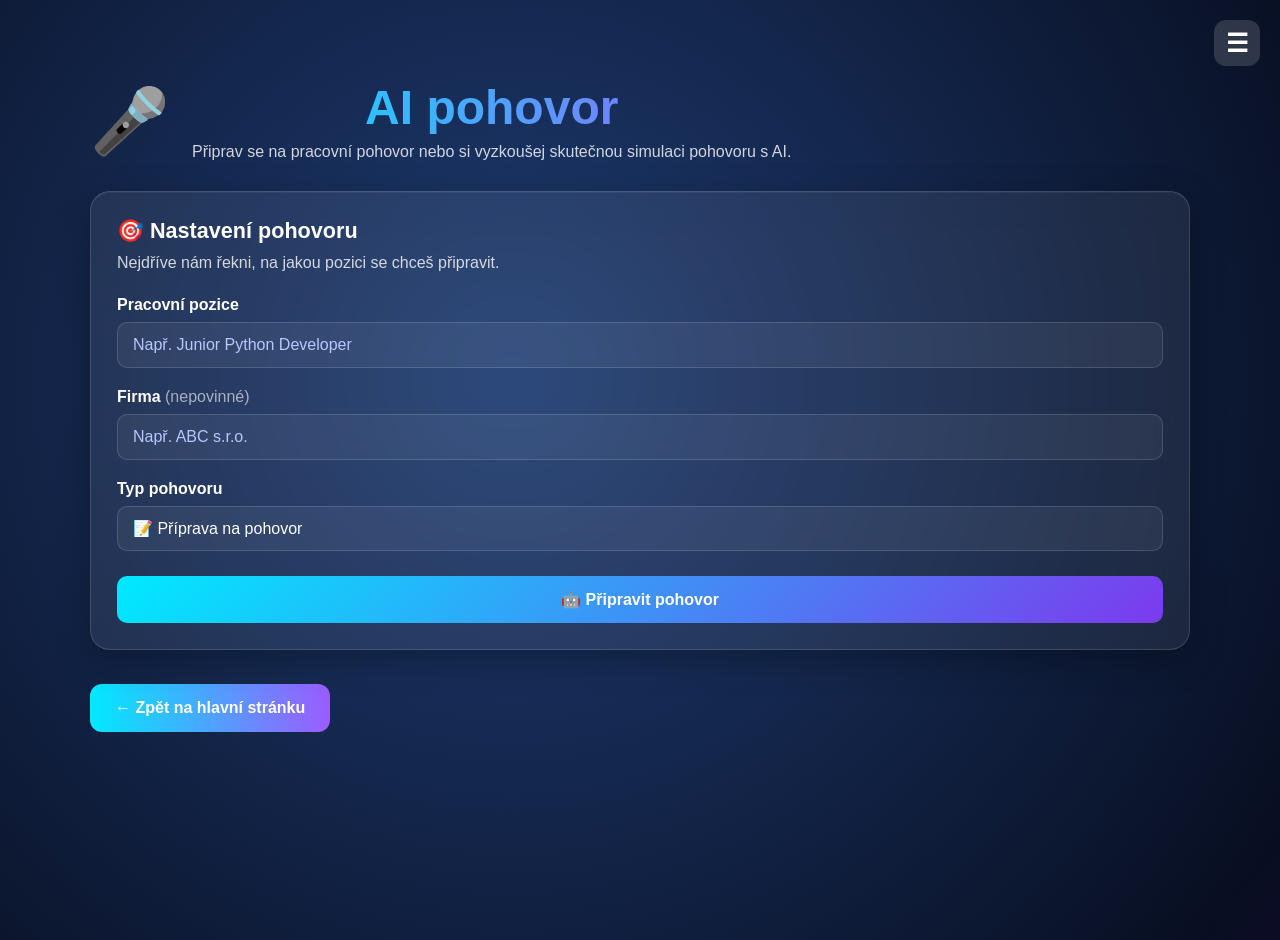
<file: frontend/interview.html>
<!doctype html>
<html lang="cs">
  <head>
    <meta charset="UTF-8" />
    <meta name="viewport" content="width=device-width, initial-scale=1.0" />

    <title>Kariéra+ AI – AI pohovor</title>

    <link rel="stylesheet" href="style.css" />
  </head>

  <body>
    <div class="container">
      <!-- HORNÍ MENU -->
      <div class="top-menu">
        <button id="menuButton" class="menu-button">☰</button>

        <div id="menuDropdown" class="menu-dropdown">
          <a href="index.html">🏠 Domů</a>
          <a href="index.html#jobs">💼 Hledání práce</a>
          <a href="cv-builder.html">📄 Tvorba životopisu</a>
          <a href="ai-analysis.html">🤖 AI analýza CV</a>
          <a href="interview.html">🎤 AI pohovor</a>
          <a href="index.html?favorites=true">⭐ Oblíbené nabídky</a>

          <div class="menu-divider"></div>

          <a href="login.html" id="loginMenuLink">👤 Přihlásit</a>
          <a href="register.html" id="registerMenuLink">📝 Registrovat se</a>
          <a href="#" id="logoutMenuLink" style="display: none">
            🚪 Odhlásit
          </a>
        </div>
      </div>

      <div class="interview-page">
        <div class="interview-header">
          <div class="interview-logo">🎤</div>

          <div>
            <h1>AI pohovor</h1>

            <p>
              Připrav se na pracovní pohovor nebo si vyzkoušej skutečnou
              simulaci pohovoru s AI.
            </p>
          </div>
        </div>

        <div class="card interview-intro-card">
          <h2>🎯 Nastavení pohovoru</h2>

          <p>Nejdříve nám řekni, na jakou pozici se chceš připravit.</p>

          <div class="interview-form">
            <div class="interview-form-group">
              <label for="interviewPosition"> Pracovní pozice </label>

              <input
                type="text"
                id="interviewPosition"
                placeholder="Např. Junior Python Developer"
              />
            </div>

            <div class="interview-form-group">
              <label for="interviewCompany">
                Firma <span>(nepovinné)</span>
              </label>

              <input
                type="text"
                id="interviewCompany"
                placeholder="Např. ABC s.r.o."
              />
            </div>

            <div class="interview-form-group">
              <label for="interviewType"> Typ pohovoru </label>

              <select id="interviewType">
                <option value="preparation">📝 Příprava na pohovor</option>

                <option value="simulation">🎤 Simulovaný pohovor</option>
              </select>
            </div>

            <button
              type="button"
              class="interview-start-button"
              id="startInterviewButton"
            >
              🤖 Připravit pohovor
            </button>
          </div>
        </div>

        <div
          id="simulationArea"
          class="card interview-simulation"
          style="display: none"
        >
          <div class="simulation-header">
            <h2>🎤 Simulovaný pohovor</h2>

            <span id="simulationQuestionNumber">Otázka 1</span>
          </div>

          <div class="simulation-question">
            <div class="simulation-question-label">🤖 Personalista</div>

            <div id="simulationQuestion"></div>
          </div>

          <div class="simulation-answer">
            <label for="simulationAnswer">Tvoje odpověď</label>

            <textarea
              id="simulationAnswer"
              rows="7"
              placeholder="Napiš svou odpověď tak, jako bys byla skutečně na pohovoru..."
            ></textarea>
          </div>

          <div class="simulation-actions">
            <button type="button" id="sendSimulationAnswer">
              ➡️ Odeslat odpověď
            </button>

            <button type="button" id="finishSimulation">
              🏁 Ukončit pohovor
            </button>
          </div>

          <div id="simulationStatus"></div>
        </div>

        <div
          id="interviewHistory"
          class="card interview-history"
          style="display: none"
        >
          <div class="interview-history-header">
            <h2>📚 Historie pohovorů</h2>

            <p>Tady najdeš své uložené výsledky simulovaných pohovorů.</p>
          </div>

          <div id="interviewHistoryList"></div>
        </div>

        <button
          class="cv-back-button"
          onclick="window.location.href = 'index.html'"
        >
          ← Zpět na hlavní stránku
        </button>
      </div>
    </div>

    <script>
      const startInterviewButton = document.getElementById(
        "startInterviewButton",
      );

      const simulationArea = document.getElementById("simulationArea");
      const simulationQuestion = document.getElementById("simulationQuestion");
      const simulationQuestionNumber = document.getElementById(
        "simulationQuestionNumber",
      );
      const simulationAnswer = document.getElementById("simulationAnswer");
      const sendSimulationAnswer = document.getElementById(
        "sendSimulationAnswer",
      );
      const finishSimulation = document.getElementById("finishSimulation");
      const simulationStatus = document.getElementById("simulationStatus");
      const interviewHistory = document.getElementById("interviewHistory");
      const interviewHistoryList = document.getElementById(
        "interviewHistoryList",
      );

      let simulationPosition = "";
      let simulationCompany = "";
      let currentQuestion = "";
      let questionNumber = 1;
      let conversation = [];

      async function loadSavedInterviewResults() {
        const token = localStorage.getItem("access_token");

        if (!token || token === "null" || token === "undefined") {
          return;
        }

        try {
          console.log("📂 NAČÍTÁM HISTORII POHOVORŮ...");

          const response = await fetch(
            "http://127.0.0.1:8000/interview/simulation/results",
            {
              method: "GET",

              headers: {
                Authorization: `Bearer ${token}`,
              },
            },
          );

          if (!response.ok) {
            console.error("❌ Nepodařilo se načíst uložené výsledky pohovorů.");
            return;
          }

          const data = await response.json();

          if (!data.results || data.results.length === 0) {
            console.log("ℹ️ Uživatel zatím nemá uložené pohovory.");
            return;
          }

          console.log("✅ NAČTENO POČET VÝSLEDKŮ:", data.results.length);

          renderInterviewHistory(data.results);

          const latestResult = data.results[0];

          if (!latestResult.result) {
            return;
          }

          let evaluation;

          if (typeof latestResult.result === "string") {
            try {
              evaluation = JSON.parse(latestResult.result);
            } catch (error) {
              console.error(
                "❌ Uložený výsledek pohovoru není platný JSON.",
                error,
              );
              return;
            }
          } else {
            evaluation = latestResult.result;
          }

          simulationPosition = latestResult.position || "";
          simulationCompany = latestResult.company || "";

          showSimulationEvaluation(evaluation);
        } catch (error) {
          console.error("❌ CHYBA PŘI NAČÍTÁNÍ HISTORIE POHOVORŮ:", error);
        }
      }

      function renderInterviewHistory(results) {
        if (!interviewHistory || !interviewHistoryList) {
          return;
        }

        interviewHistory.style.display = "block";
        interviewHistoryList.innerHTML = "";

        results.forEach((item) => {
          let evaluation = item.result;

          if (typeof evaluation === "string") {
            try {
              evaluation = JSON.parse(evaluation);
            } catch (error) {
              console.error("❌ Historie obsahuje neplatný výsledek:", error);
              return;
            }
          }

          const historyItem = document.createElement("div");

          historyItem.className = "interview-history-item";

          const date = item.created_at
            ? new Date(item.created_at.replace(" ", "T")).toLocaleString(
                "cs-CZ",
                {
                  dateStyle: "medium",
                  timeStyle: "short",
                },
              )
            : "Datum neuvedeno";

          const position = item.position || "Neurčená pozice";

          const company = item.company || "Firma neuvedena";

          const score =
            evaluation && evaluation.score !== undefined
              ? evaluation.score
              : "–";

          historyItem.innerHTML = `
            <div class="interview-history-info">
              <h3>${position}</h3>

              <p>${company}</p>

              <span>📅 ${date}</span>
            </div>

            <div class="interview-history-score">
              <strong>${score}</strong>
              <span>/ 100</span>
            </div>

            <button
              type="button"
              class="interview-history-button"
            >
              👁️ Zobrazit výsledek
            </button>
          `;

          const viewButton = historyItem.querySelector(
            ".interview-history-button",
          );

          viewButton.addEventListener("click", () => {
            simulationPosition = position;
            simulationCompany = item.company || "";

            document
              .querySelectorAll(".interview-history-item")
              .forEach((entry) => {
                entry.classList.remove("active");
              });

            historyItem.classList.add("active");

            showSimulationEvaluation(evaluation);
          });

          interviewHistoryList.appendChild(historyItem);
        });
      }

      startInterviewButton.addEventListener("click", async () => {
        const position = document
          .getElementById("interviewPosition")
          .value.trim();

        const company = document
          .getElementById("interviewCompany")
          .value.trim();

        const interviewType = document.getElementById("interviewType").value;

        if (!position) {
          alert("Nejprve zadej pracovní pozici.");
          return;
        }

        startInterviewButton.disabled = true;

        try {
          if (interviewType === "simulation") {
            await startSimulation(position, company);
            return;
          }

          startInterviewButton.textContent = "⏳ Připravuji pohovor...";

          const response = await fetch(
            "http://127.0.0.1:8000/interview/prepare",
            {
              method: "POST",

              headers: {
                "Content-Type": "application/json",
              },

              body: JSON.stringify({
                position: position,
                company: company,
                interview_type: interviewType,
              }),
            },
          );

          const data = await response.json();

          if (!response.ok) {
            throw new Error(data.detail || "Nepodařilo se připravit pohovor.");
          }

          showPreparationResult(data.result, position, company);
        } catch (error) {
          console.error("❌ CHYBA AI POHOVORU:", error);

          alert("Nepodařilo se připravit pohovor.\n\n" + error.message);
        } finally {
          startInterviewButton.disabled = false;
          startInterviewButton.textContent = "🤖 Připravit pohovor";
        }
      });

      async function startSimulation(position, company) {
        startInterviewButton.textContent = "⏳ Zahajuji pohovor...";

        simulationPosition = position;
        simulationCompany = company;
        questionNumber = 1;
        conversation = [];

        const response = await fetch(
          "http://127.0.0.1:8000/interview/simulation/start",
          {
            method: "POST",

            headers: {
              "Content-Type": "application/json",
            },

            body: JSON.stringify({
              position: position,
              company: company,
            }),
          },
        );

        const data = await response.json();

        if (!response.ok) {
          throw new Error(
            data.detail || "Nepodařilo se zahájit simulovaný pohovor.",
          );
        }

        currentQuestion = data.question;

        simulationQuestion.textContent = currentQuestion;
        simulationQuestionNumber.textContent = "Otázka " + questionNumber;

        simulationAnswer.value = "";
        simulationStatus.textContent = "";

        simulationArea.style.display = "block";

        simulationArea.scrollIntoView({
          behavior: "smooth",
          block: "start",
        });
      }

      sendSimulationAnswer.addEventListener("click", async () => {
        const answer = simulationAnswer.value.trim();

        if (!answer) {
          alert("Nejprve napiš svou odpověď.");
          return;
        }

        sendSimulationAnswer.disabled = true;
        finishSimulation.disabled = true;

        simulationStatus.textContent =
          "⏳ Personalista přemýšlí nad další otázkou...";

        try {
          conversation.push({
            question: currentQuestion,
            answer: answer,
          });

          const response = await fetch(
            "http://127.0.0.1:8000/interview/simulation/answer",
            {
              method: "POST",

              headers: {
                "Content-Type": "application/json",
              },

              body: JSON.stringify({
                position: simulationPosition,
                company: simulationCompany,
                question: currentQuestion,
                answer: answer,
                conversation: conversation,
              }),
            },
          );

          const data = await response.json();

          if (!response.ok) {
            throw new Error(
              data.detail || "Nepodařilo se získat další otázku.",
            );
          }

          currentQuestion = data.next_question;

          questionNumber++;

          simulationQuestion.textContent = currentQuestion;
          simulationQuestionNumber.textContent = "Otázka " + questionNumber;

          simulationAnswer.value = "";

          simulationStatus.textContent = "";

          simulationArea.scrollIntoView({
            behavior: "smooth",
            block: "start",
          });
        } catch (error) {
          console.error("❌ CHYBA SIMULOVANÉHO POHOVORU:", error);

          conversation.pop();

          simulationStatus.textContent = "❌ " + error.message;
        } finally {
          sendSimulationAnswer.disabled = false;
          finishSimulation.disabled = false;
        }
      });

      finishSimulation.addEventListener("click", async () => {
        if (conversation.length === 0) {
          alert("Nejdříve zodpověz alespoň jednu otázku.");
          return;
        }

        const confirmed = confirm(
          "Opravdu chceš ukončit pohovor a zobrazit jeho vyhodnocení?",
        );

        if (!confirmed) {
          return;
        }

        const token = localStorage.getItem("access_token");

        if (!token || token === "null" || token === "undefined") {
          simulationStatus.textContent =
            "❌ Pro uložení výsledku pohovoru se nejprve přihlas.";
          return;
        }

        sendSimulationAnswer.disabled = true;
        finishSimulation.disabled = true;

        simulationStatus.textContent = "⏳ Vyhodnocuji celý pohovor...";

        try {
          const response = await fetch(
            "http://127.0.0.1:8000/interview/simulation/evaluate",
            {
              method: "POST",

              headers: {
                "Content-Type": "application/json",
                Authorization: `Bearer ${token}`,
              },

              body: JSON.stringify({
                position: simulationPosition,
                company: simulationCompany,
                conversation: conversation,
              }),
            },
          );

          const data = await response.json();

          if (!response.ok) {
            throw new Error(data.detail || "Nepodařilo se vyhodnotit pohovor.");
          }

          let evaluation;

          try {
            evaluation = JSON.parse(data.result);
          } catch (error) {
            throw new Error("AI vrátila neplatný formát vyhodnocení.");
          }

          showSimulationEvaluation(evaluation);

          simulationStatus.textContent = "";
        } catch (error) {
          console.error("❌ CHYBA VYHODNOCENÍ POHOVORU:", error);

          simulationStatus.textContent = "❌ " + error.message;
        } finally {
          sendSimulationAnswer.disabled = false;
          finishSimulation.disabled = false;
        }
      });
      function showSimulationEvaluation(evaluation) {
        const evaluationBox = document.createElement("div");

        evaluationBox.className = "card interview-evaluation";

        evaluationBox.innerHTML = `
    <div class="evaluation-title">
      <h2>🏆 Vyhodnocení pohovoru</h2>
      <p>Celkové hodnocení tvého výkonu</p>
    </div>

    <div class="evaluation-main-score">
      <div class="evaluation-score-circle">
        <strong>${evaluation.score}</strong>
        <span>/ 100</span>
      </div>
    </div>

    <div class="evaluation-categories">
      <div class="evaluation-category">
        <div class="evaluation-category-name">
          <span>📝 Obsah odpovědí</span>
          <strong>${evaluation.content}</strong>
        </div>
        <div class="evaluation-progress">
          <div style="width: ${evaluation.content}%"></div>
        </div>
      </div>

      <div class="evaluation-category">
        <div class="evaluation-category-name">
          <span>🎯 Relevance</span>
          <strong>${evaluation.relevance}</strong>
        </div>
        <div class="evaluation-progress">
          <div style="width: ${evaluation.relevance}%"></div>
        </div>
      </div>

      <div class="evaluation-category">
        <div class="evaluation-category-name">
          <span>💻 Odborné znalosti</span>
          <strong>${evaluation.expertise}</strong>
        </div>
        <div class="evaluation-progress">
          <div style="width: ${evaluation.expertise}%"></div>
        </div>
      </div>

      <div class="evaluation-category">
        <div class="evaluation-category-name">
          <span>💬 Komunikace</span>
          <strong>${evaluation.communication}</strong>
        </div>
        <div class="evaluation-progress">
          <div style="width: ${evaluation.communication}%"></div>
        </div>
      </div>

      <div class="evaluation-category">
        <div class="evaluation-category-name">
          <span>💪 Sebejistota</span>
          <strong>${evaluation.confidence}</strong>
        </div>
        <div class="evaluation-progress">
          <div style="width: ${evaluation.confidence}%"></div>
        </div>
      </div>

      <div class="evaluation-category">
        <div class="evaluation-category-name">
          <span>👔 Profesionalita</span>
          <strong>${evaluation.professionalism}</strong>
        </div>
        <div class="evaluation-progress">
          <div style="width: ${evaluation.professionalism}%"></div>
        </div>
      </div>
    </div>

    <div class="evaluation-section evaluation-strengths">
      <h3>✅ Silné stránky</h3>

      <ul>
        ${evaluation.strengths.map((item) => `<li>${item}</li>`).join("")}
      </ul>
    </div>

    <div class="evaluation-section evaluation-weaknesses">
      <h3>⚠️ Co zlepšit</h3>

      <ul>
        ${evaluation.weaknesses.map((item) => `<li>${item}</li>`).join("")}
      </ul>
    </div>

    <div class="evaluation-section evaluation-recommendations">
      <h3>💡 Doporučení</h3>

      <ul>
        ${evaluation.recommendations.map((item) => `<li>${item}</li>`).join("")}
      </ul>
    </div>

    <div class="evaluation-section">
      <h3>🗣️ Lepší formulace odpovědí</h3>

      <div class="better-answers-list">
        ${evaluation.better_answers
          .map(
            (item) => `
              <div class="better-answer">
                <div class="better-answer-question">
                  <span>❓ Otázka</span>
                  <p>${item.question}</p>
                </div>

                <div class="better-answer-original">
                  <span>🗣️ Tvoje odpověď</span>
                  <p>${item.original_answer}</p>
                </div>

                <div class="better-answer-improved">
                  <span>✨ Možná lepší odpověď</span>
                  <p>${item.better_answer}</p>
                </div>
              </div>
            `,
          )
          .join("")}
      </div>
    </div>
  `;

        const oldEvaluation = document.querySelector(".interview-evaluation");

        if (oldEvaluation) {
          oldEvaluation.remove();
        }

        simulationArea.insertAdjacentElement("afterend", evaluationBox);

        evaluationBox.scrollIntoView({
          behavior: "smooth",
          block: "start",
        });
      }

      function showPreparationResult(result, position, company) {
        const resultBox = document.createElement("div");

        resultBox.className = "card interview-result";

        resultBox.innerHTML = `
    <h2>🤖 Příprava na pohovor</h2>

    <p class="interview-result-info">
      <strong>${position}</strong>
      ${company ? ` · ${company}` : ""}
    </p>

    <div class="interview-ai-text">
      ${formatInterviewMarkdown(result)}
    </div>
  `;

        const oldResult = document.querySelector(".interview-result");

        if (oldResult) {
          oldResult.remove();
        }

        simulationArea.insertAdjacentElement("beforebegin", resultBox);

        resultBox.scrollIntoView({
          behavior: "smooth",
          block: "start",
        });
      }

      function formatInterviewMarkdown(text) {
        let html = text;

        html = html.replace(/^### (.+)$/gm, "<h3>$1</h3>");

        html = html.replace(/^## (.+)$/gm, "<h2>$1</h2>");

        html = html.replace(/\*\*(.+?)\*\*/g, "<strong>$1</strong>");

        html = html.replace(/\*(.+?)\*/g, "<em>$1</em>");

        html = html.replace(/`(.+?)`/g, "<code>$1</code>");

        html = html.replace(/^\* (.+)$/gm, "<li>$1</li>");

        html = html.replace(/(<li>.*<\/li>)/gs, "<ul>$1</ul>");

        html = html.replace(/\n{2,}/g, "<br><br>");

        return html;
      }

      loadSavedInterviewResults();
    </script>

    <script>
      const menuButton = document.getElementById("menuButton");
      const menuDropdown = document.getElementById("menuDropdown");

      if (menuButton && menuDropdown) {
        menuButton.addEventListener("click", () => {
          menuDropdown.classList.toggle("open");
        });

        document.addEventListener("click", (event) => {
          if (
            !menuButton.contains(event.target) &&
            !menuDropdown.contains(event.target)
          ) {
            menuDropdown.classList.remove("open");
          }
        });
      }
    </script>
  </body>
</html>
</file>
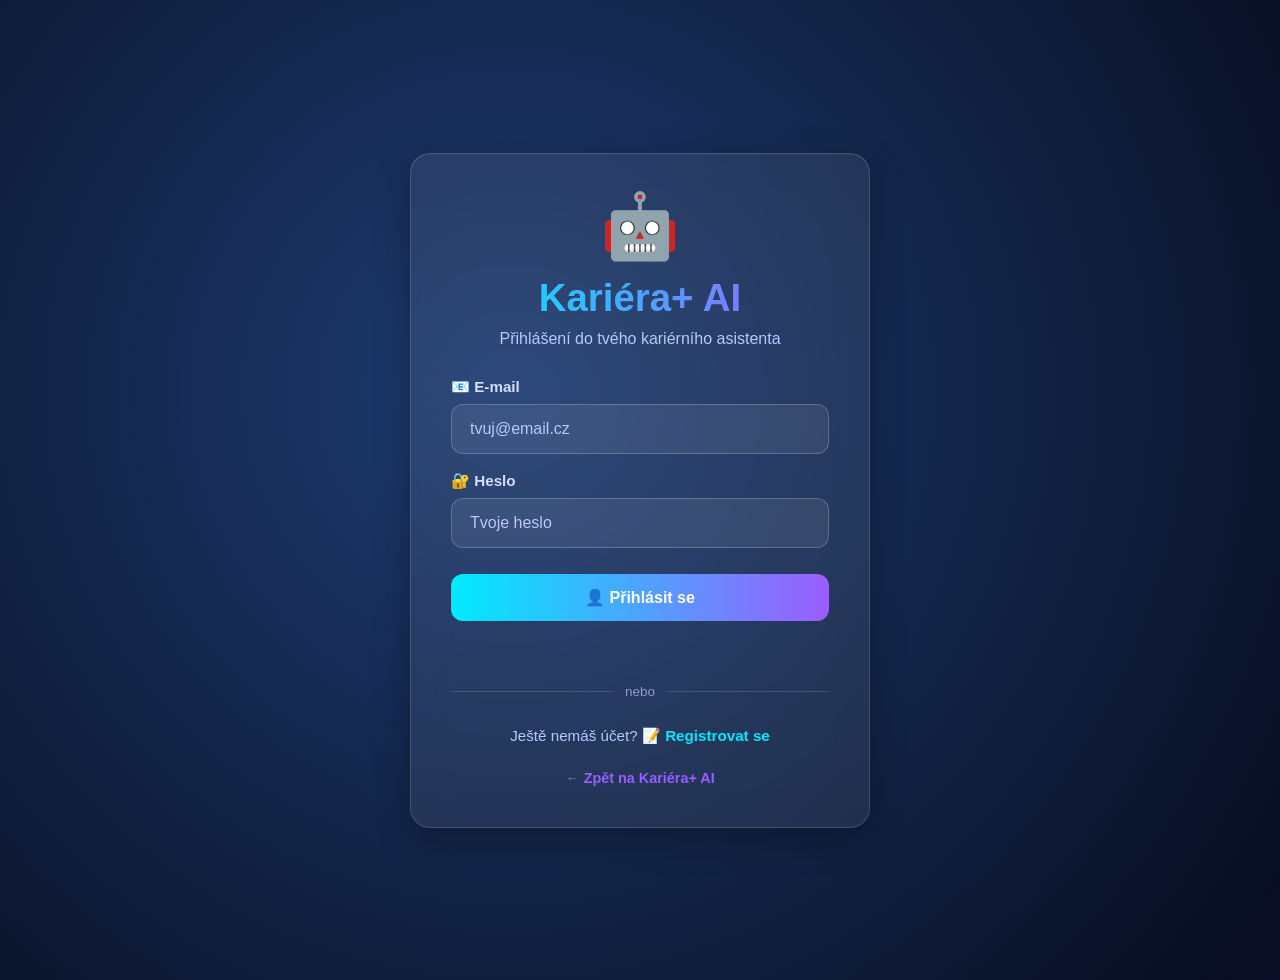
<file: frontend/login.html>
<!doctype html>
<html lang="cs">
  <head>
    <meta charset="UTF-8" />
    <meta name="viewport" content="width=device-width, initial-scale=1.0" />

    <title>Přihlášení | Kariéra+ AI</title>

    <link rel="stylesheet" href="style.css" />
  </head>

  <body>
    <div class="container auth-page">
      <div class="auth-card card">
        <div class="auth-logo">🤖</div>

        <h1>Kariéra+ AI</h1>

        <p class="auth-subtitle">Přihlášení do tvého kariérního asistenta</p>

        <form id="loginForm" class="auth-form">
          <div class="auth-field">
            <label for="loginEmail">📧 E-mail</label>

            <input
              type="email"
              id="loginEmail"
              placeholder="tvuj@email.cz"
              autocomplete="email"
              required
            />
          </div>

          <div class="auth-field">
            <label for="loginPassword">🔐 Heslo</label>

            <input
              type="password"
              id="loginPassword"
              placeholder="Tvoje heslo"
              autocomplete="current-password"
              required
            />
          </div>

          <button type="submit" class="auth-button">👤 Přihlásit se</button>
        </form>

        <div id="loginMessage" class="auth-message"></div>

        <div class="auth-divider">
          <span>nebo</span>
        </div>

        <p class="auth-switch">
          Ještě nemáš účet?
          <a href="register.html">📝 Registrovat se</a>
        </p>

        <a href="index.html" class="auth-back"> ← Zpět na Kariéra+ AI </a>
      </div>
    </div>

    <script src="auth.js"></script>
  </body>
</html>
</file>
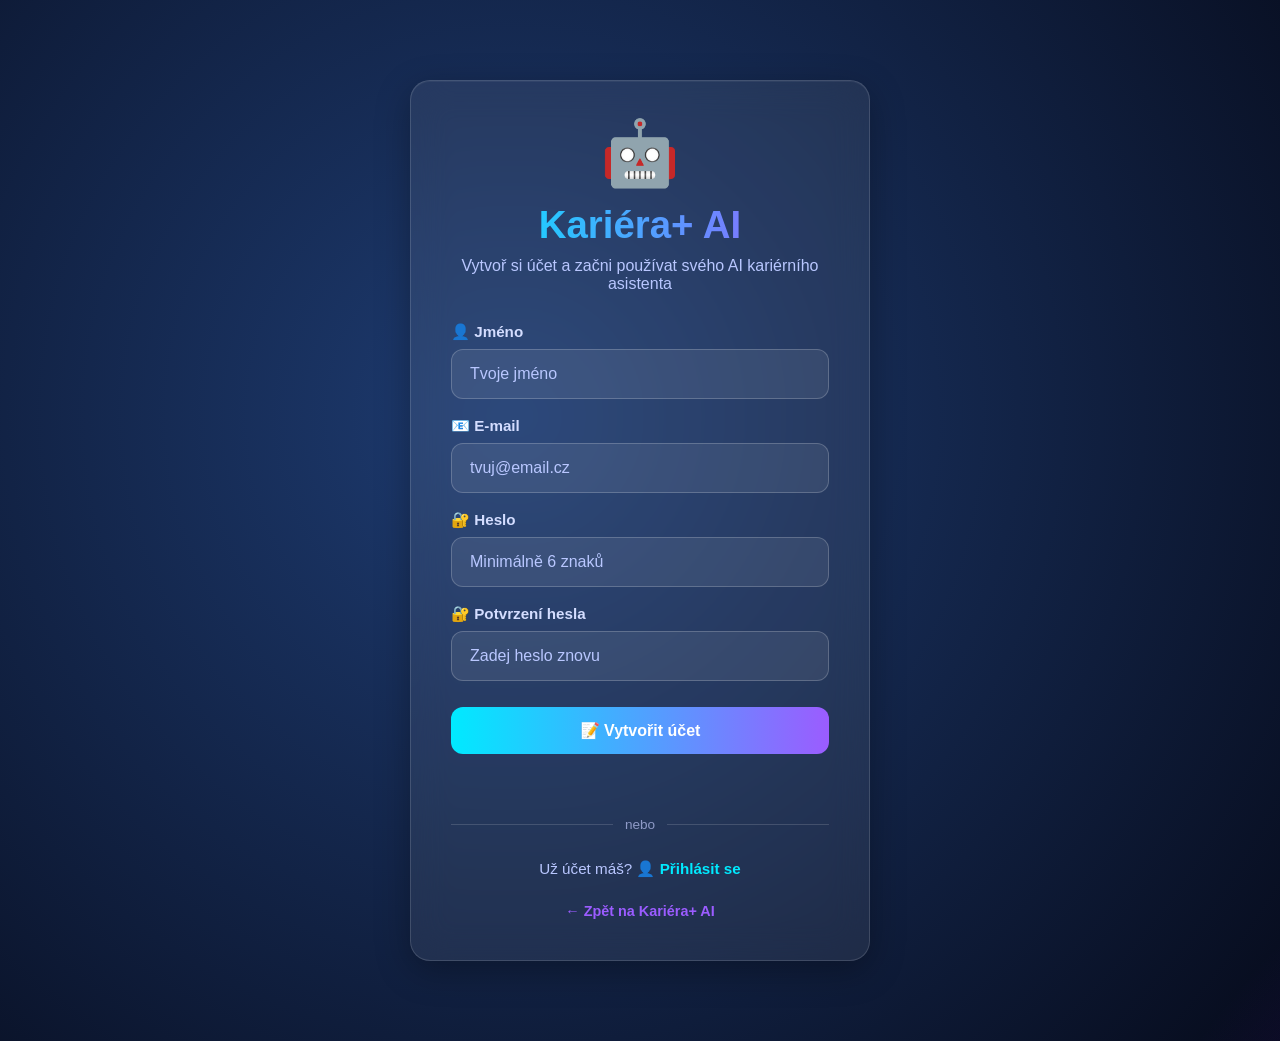
<file: frontend/register.html>
<!doctype html>
<html lang="cs">
  <head>
    <meta charset="UTF-8" />
    <meta name="viewport" content="width=device-width, initial-scale=1.0" />

    <title>Registrace | Kariéra+ AI</title>

    <link rel="stylesheet" href="style.css" />
  </head>

  <body>
    <div class="container auth-page">
      <div class="auth-card card">
        <div class="auth-logo">🤖</div>

        <h1>Kariéra+ AI</h1>

        <p class="auth-subtitle">
          Vytvoř si účet a začni používat svého AI kariérního asistenta
        </p>

        <form id="registerForm" class="auth-form">
          <div class="auth-field">
            <label for="registerName">👤 Jméno</label>

            <input
              type="text"
              id="registerName"
              placeholder="Tvoje jméno"
              autocomplete="name"
              required
            />
          </div>

          <div class="auth-field">
            <label for="registerEmail">📧 E-mail</label>

            <input
              type="email"
              id="registerEmail"
              placeholder="tvuj@email.cz"
              autocomplete="email"
              required
            />
          </div>

          <div class="auth-field">
            <label for="registerPassword">🔐 Heslo</label>

            <input
              type="password"
              id="registerPassword"
              placeholder="Minimálně 6 znaků"
              autocomplete="new-password"
              minlength="6"
              required
            />
          </div>

          <div class="auth-field">
            <label for="registerPasswordConfirm"> 🔐 Potvrzení hesla </label>

            <input
              type="password"
              id="registerPasswordConfirm"
              placeholder="Zadej heslo znovu"
              autocomplete="new-password"
              minlength="6"
              required
            />
          </div>

          <button type="submit" class="auth-button">📝 Vytvořit účet</button>
        </form>

        <div id="registerMessage" class="auth-message"></div>

        <div class="auth-divider">
          <span>nebo</span>
        </div>

        <p class="auth-switch">
          Už účet máš?
          <a href="login.html">👤 Přihlásit se</a>
        </p>

        <a href="index.html" class="auth-back"> ← Zpět na Kariéra+ AI </a>
      </div>
    </div>

    <script src="auth.js"></script>
  </body>
</html>
</file>
<file: frontend/style.css>
/* =====================================
   KARIERA+ AI
   Futuristický AI design
===================================== */

/* Základní nastavení stránky */

* {
  margin: 0;
  padding: 0;
  box-sizing: border-box;
}

body {
  min-height: 100vh;
  font-family: "Segoe UI", Arial, sans-serif;

  background:
    radial-gradient(circle at 20% 20%, #1e3c72, transparent 40%),
    radial-gradient(circle at 80% 80%, #6a11cb, transparent 40%), #050816;

  background-size: 200% 200%;
  animation: backgroundMove 15s ease infinite;

  color: white;
  overflow-x: hidden;
}

@keyframes backgroundMove {
  0% {
    background-position: 0% 50%;
  }

  50% {
    background-position: 100% 50%;
  }

  100% {
    background-position: 0% 50%;
  }
}

.container {
  width: 90%;
  max-width: 1100px;
  margin: 40px auto;
}

h1 {
  text-align: center;
  font-size: 3rem;
  background: linear-gradient(90deg, #00eaff, #9b5cff);
  -webkit-background-clip: text;
  background-clip: text;
  -webkit-text-fill-color: transparent;
  margin-bottom: 15px;
}

.subtitle {
  text-align: center;
  color: #b9c7ff;
  font-size: 1.2rem;
  margin-bottom: 40px;
}

.card {
  background: rgba(255, 255, 255, 0.07);
  backdrop-filter: blur(18px);
  -webkit-backdrop-filter: blur(18px);
  border: 1px solid rgba(255, 255, 255, 0.14);
  border-radius: 20px;
  padding: 26px;
  margin-bottom: 30px;

  box-shadow:
    0 10px 35px rgba(0, 0, 0, 0.3),
    inset 0 1px 0 rgba(255, 255, 255, 0.05);

  transition: 0.3s ease;
}

.card:hover {
  border-color: rgba(0, 234, 255, 0.25);

  box-shadow:
    0 12px 40px rgba(0, 0, 0, 0.35),
    0 0 25px rgba(0, 234, 255, 0.08);
}

.card h2 {
  margin: 0 0 22px;
  color: #ffffff;
  font-size: 1.35rem;
  font-weight: 600;
}

.form-group {
  display: flex;
  flex-direction: column;
  gap: 15px;
}

input {
  width: 100%;
  padding: 15px 18px;
  border-radius: 12px;
  border: 1px solid rgba(255, 255, 255, 0.2);
  background: rgba(255, 255, 255, 0.08);
  color: white;
  font-size: 1rem;
  outline: none;
  transition: 0.3s ease;
}

textarea {
  width: 100%;
  min-height: 120px;
  padding: 15px 18px;
  border-radius: 12px;
  border: 1px solid rgba(255, 255, 255, 0.2);
  background: rgba(255, 255, 255, 0.08);
  color: white;
  font-size: 1rem;
  resize: vertical;
  outline: none;
  transition: 0.3s ease;
  font-family: inherit;
}

textarea::placeholder {
  color: #b9c7ff;
}

textarea:focus {
  border-color: #00eaff;
  box-shadow: 0 0 15px rgba(0, 234, 255, 0.5);
}

input::placeholder {
  color: #b9c7ff;
}

input:focus {
  border-color: #00eaff;
  box-shadow: 0 0 15px rgba(0, 234, 255, 0.5);
}

/* =====================================
   AI tlačítko
===================================== */

button {
  padding: 15px 25px;
  border: none;
  border-radius: 12px;
  background: linear-gradient(90deg, #00eaff, #9b5cff);
  color: white;
  font-size: 1rem;
  font-weight: bold;
  cursor: pointer;
  transition: 0.3s ease;
}

button:hover {
  transform: translateY(-3px);
  box-shadow: 0 10px 25px rgba(0, 234, 255, 0.35);
}

.hero {
  text-align: left;
  margin-bottom: 30px;
  padding: 10px 5px;
}

.logo {
  width: auto;
  height: auto;
  margin: 0 0 16px;
  display: flex;
  align-items: center;
  justify-content: center;
  font-size: 4rem;
  line-height: 1;
  background: none;
  border: none;
  box-shadow: none;
  animation: logoPulse 3s ease-in-out infinite;
}

@keyframes logoPulse {
  0%,
  100% {
    transform: scale(1);
  }

  50% {
    transform: scale(1.08);
  }
}

.job-animation {
  animation: jobAppear 0.6s ease forwards;
}

@keyframes jobAppear {
  from {
    opacity: 0;
    transform: translateY(30px);
  }

  to {
    opacity: 1;
    transform: translateY(0);
  }
}

.job {
  display: flex;
  justify-content: space-between;
  align-items: flex-start;
  gap: 20px;

  background: rgba(255, 255, 255, 0.06);
  border: 1px solid rgba(255, 255, 255, 0.12);
  border-radius: 16px;

  padding: 12px 18px;
  margin-top: 15px;

  transition: 0.3s ease;
}

.job:hover {
  transform: translateY(-3px);
  box-shadow: 0 10px 30px rgba(0, 234, 255, 0.2);
}

.job > div {
  flex: 1;
}

.job h3 {
  margin: 0 0 8px 0;
  color: #00eaff;
  font-size: 1.1rem;
}

.job p {
  margin: 2px 0;
  color: #d4ddff;
  font-size: 0.95rem;
}

.job-buttons {
  display: flex;
  gap: 10px;
  margin-top: 10px;
  flex-wrap: wrap;
}

.job-buttons button {
  width: auto;
  padding: 8px 14px;
  border-radius: 10px;
  font-size: 0.85rem;
  min-height: 36px;
  cursor: pointer;
  transition: 0.3s ease;
}

#toast {
  position: fixed;
  top: 25px;
  right: 25px;

  background: rgba(0, 234, 255, 0.18);
  backdrop-filter: blur(15px);
  -webkit-backdrop-filter: blur(15px);

  border: 1px solid rgba(0, 234, 255, 0.5);
  color: white;

  padding: 18px 30px;
  border-radius: 18px;

  font-size: 1rem;
  font-weight: bold;

  box-shadow: 0 10px 30px rgba(0, 234, 255, 0.25);

  opacity: 0;
  transform: translateY(-20px);

  transition:
    opacity 0.6s ease,
    transform 0.6s ease;

  pointer-events: none;
  z-index: 1000;
}

#toast.show {
  opacity: 1;
  transform: translateY(0);
}

.modal {
  position: fixed;
  top: 0;
  left: 0;

  width: 100%;
  height: 100%;

  display: none;
  align-items: center;
  justify-content: center;

  background: rgba(0, 0, 0, 0.55);
  backdrop-filter: blur(8px);

  z-index: 2000;
}

.modal-content {
  width: 90%;
  max-width: 420px;

  background: rgba(255, 255, 255, 0.1);
  backdrop-filter: blur(20px);

  border: 1px solid rgba(255, 255, 255, 0.2);
  border-radius: 20px;

  padding: 30px;

  text-align: center;
  color: white;

  animation: modalAppear 0.3s ease;
}

.modal-content input {
  width: 90%;
  margin: 8px auto;
  display: block;

  padding: 12px;
  border-radius: 12px;
  border: none;

  background: rgba(255, 255, 255, 0.15);
  color: white;

  outline: none;
}

.modal-content h2 {
  color: #ff6b6b;
  margin-bottom: 15px;
}

.modal-buttons {
  display: flex;
  justify-content: center;
  gap: 15px;
  margin-top: 25px;
}

.modal-buttons button {
  width: auto;
}

#confirmDelete {
  background: linear-gradient(90deg, #ff416c, #ff4b2b);
}

#cancelDelete {
  background: rgba(255, 255, 255, 0.15);
}

@keyframes modalAppear {
  from {
    opacity: 0;
    transform: scale(0.8);
  }

  to {
    opacity: 1;
    transform: scale(1);
  }
}

/* =====================================
   Tlačítko Upravit
===================================== */

.edit-btn {
  background: linear-gradient(90deg, #00c6ff, #0072ff);
}

.favorite-btn {
  background: linear-gradient(90deg, #4b5563, #374151);
}

.favorite-btn.active {
  background: gold;
  color: black;
  font-weight: bold;
}

.delete-btn {
  background: linear-gradient(90deg, #ff416c, #ff4b2b);
}

#search {
  width: 90%;
  margin-bottom: 20px;
  padding: 14px;
  border-radius: 15px;
  border: none;
  background: rgba(255, 255, 255, 0.15);
  color: white;
  font-size: 1rem;
  outline: none;
}

#search::placeholder {
  color: rgba(255, 255, 255, 0.7);
}

#search,
#sort,
#statusFilter {
  margin-bottom: 15px;
}

.input-error {
  border: 2px solid #ff4d4d !important;
  box-shadow: 0 0 15px rgba(255, 77, 77, 0.6);
}

.favorite-job {
  border: 2px solid gold;
  box-shadow: 0 0 15px rgba(255, 215, 0, 0.5);
}

.active {
  background: gold;
  color: black;
  font-weight: bold;
}

.favorite-filter {
  display: flex;
  align-items: center;
  gap: 8px;
  white-space: nowrap;

  height: 52px;
  box-sizing: border-box;

  padding: 14px 20px;
  border-radius: 15px;

  background: rgba(255, 255, 255, 0.15);
  border: 1px solid rgba(255, 255, 255, 0.3);

  color: white;
  cursor: pointer;
  font-size: 1rem;

  backdrop-filter: blur(10px);
  transition: 0.3s ease;
}

.favorite-filter:hover {
  background: rgba(255, 255, 255, 0.3);
  transform: translateY(-2px);
}

.favorite-filter input {
  width: 18px;
  height: 18px;
  cursor: pointer;
}

select {
  width: 100%;
  padding: 14px 18px;
  border-radius: 12px;

  border: 1px solid rgba(255, 255, 255, 0.2);
  background: rgba(255, 255, 255, 0.08);

  color: white;
  font-size: 1rem;

  outline: none;
  cursor: pointer;

  transition: 0.3s;
  appearance: none;
}

select:hover {
  border-color: #00eaff;
}

select:focus {
  border-color: #00eaff;
  box-shadow: 0 0 15px rgba(0, 234, 255, 0.5);
}

select option {
  background: #0d1225;
  color: white;
}

.status-badge {
  display: inline-block;

  padding: 6px 12px;
  margin-top: 10px;
  margin-bottom: 10px;

  border-radius: 20px;

  font-size: 14px;
  font-weight: bold;
}

.status-Aktivní {
  background: #dbeafe;
  color: #1d4ed8;
}

.status-Životopis\ odeslán {
  background: #fef3c7;
  color: #b45309;
}

.status-Pohovor {
  background: #fed7aa;
  color: #c2410c;
}

.status-Přijato {
  background: #dcfce7;
  color: #15803d;
}

.status-Zamítnuto {
  background: #fee2e2;
  color: #b91c1c;
}

.stats-container {
  display: flex;
  gap: 15px;
  flex-wrap: wrap;
  margin: 12px 0;
}

.stat-card {
  padding: 10px 16px;
  border-radius: 15px;

  font-weight: bold;

  min-width: 125px;
  text-align: center;
}

.stat-card span {
  display: block;
  font-size: 28px;
  margin-top: 8px;
}

.stat-card.active {
  background: #dbeafe;
  color: #1d4ed8;
}

.stat-card.sent {
  background: #fef3c7;
  color: #b45309;
}

.stat-card.interview {
  background: #fed7aa;
  color: #c2410c;
}

.stat-card.accepted {
  background: #dcfce7;
  color: #15803d;
}

.stat-card.rejected {
  background: #fee2e2;
  color: #b91c1c;
}

.job select {
  width: auto;
  min-width: 180px;
  max-width: 220px;

  margin-top: 10px;
  display: inline-block;
}

.filters {
  display: flex;
  align-items: stretch;
  gap: 15px;
  flex-wrap: wrap;
  margin-bottom: 25px;
}

.filters input {
  width: 280px;
}

.filters select {
  width: auto;
  min-width: 180px;
}

.filters .favorite-filter {
  margin: 0;
}

.filters .favorite-filter input {
  width: 18px;
}

.job-link {
  display: inline-block;
  margin-top: 6px;

  color: #00eaff;
  text-decoration: none;
  font-weight: bold;
  font-size: 0.9rem;
}

.job-link:hover {
  text-decoration: underline;
}

.job-details {
  margin-top: 5px;
  color: #d4ddff;
}

.job-details summary {
  cursor: pointer;
  color: #00eaff;
  font-weight: bold;
  padding: 3px 0;
}

.job-details p {
  padding-left: 20px;
}

.status-row {
  display: flex;
  align-items: center;
  gap: 10px;

  margin-top: 8px;

  flex-wrap: wrap;
}

.status-row select {
  width: auto;
  min-width: 150px;

  padding: 8px 12px;
  font-size: 0.9rem;
}

.job-date {
  margin-top: 6px;
  color: #9aa8d6;
  font-size: 0.8rem;
}

/* =====================================
   AI hledání práce
===================================== */

.ai-search-card {
  position: relative;
  overflow: hidden;

  border-color: rgba(0, 234, 255, 0.2);
  margin-bottom: 30px;
}

.ai-search-header {
  display: flex;
  align-items: center;
  gap: 16px;
  margin-bottom: 22px;
}

.ai-icon {
  width: 52px;
  height: 52px;

  flex-shrink: 0;

  display: flex;
  align-items: center;
  justify-content: center;

  font-size: 1.7rem;

  border-radius: 14px;

  background: rgba(0, 234, 255, 0.1);
  border: 1px solid rgba(0, 234, 255, 0.25);

  box-shadow: 0 0 20px rgba(0, 234, 255, 0.12);
}

.ai-search-header h2 {
  margin: 0 0 5px;
  color: #ffffff;
  font-size: 1.35rem;
}

.ai-search-header p {
  margin: 0;
  color: #aebcff;
  font-size: 0.9rem;
}

.ai-search-description {
  color: #b9c7ff;
  margin-bottom: 20px;
}

.ai-search-form {
  display: flex;
  align-items: center;
  gap: 15px;
  flex-wrap: wrap;
}

.ai-search-form input {
  flex: 1;
  min-width: 220px;
}

.ai-search-form input,
.ai-search-form select {
  box-sizing: border-box;
}

.ai-search-form button {
  width: auto;
  min-height: 42px;
  padding: 10px 18px;
  border-radius: 10px;

  cursor: pointer;
  transition: 0.3s ease;
}

.ai-search-form button:hover {
  transform: translateY(-2px);
}

#aiSkills {
  grid-column: 1 / -1;
}

#aiSearchButton {
  grid-column: 1 / -1;

  margin-top: 4px;
  padding: 13px 20px;

  border-radius: 12px;

  background: linear-gradient(90deg, #00c6ff, #0072ff);

  color: white;
  font-size: 0.95rem;
  font-weight: bold;

  cursor: pointer;
  border: none;

  transition: 0.3s ease;
}

#aiSearchButton:hover {
  transform: translateY(-2px);
  box-shadow: 0 8px 25px rgba(0, 198, 255, 0.3);
}

.ai-results {
  margin-top: 20px;
}

#aiSearchStatus {
  margin-top: 15px;
  color: #b9c7ff;
}

#aiSearchResults {
  margin-top: 20px;
}

.ai-match-score {
  font-size: 1.1rem;
  font-weight: 700;
  margin-bottom: 18px;
}

.ai-match-details {
  display: flex;
  flex-direction: column;
  gap: 12px;

  margin-top: 16px;
  padding: 14px;

  border-radius: 10px;
  background: rgba(255, 255, 255, 0.05);
}

.ai-match-details strong {
  display: block;
  margin-bottom: 7px;
}

.skill-match,
.skill-missing {
  display: inline-block;

  padding: 4px 9px;
  margin: 3px 4px 3px 0;

  border-radius: 20px;
  font-size: 0.85rem;
}

.skill-match {
  background: rgba(46, 204, 113, 0.15);
}

.skill-missing {
  background: rgba(231, 76, 60, 0.15);
}

.ai-recommendation {
  margin-top: 14px;
  padding: 10px 12px;

  border-radius: 10px;
  font-weight: 600;
}

.ai-job-details {
  margin-top: 18px;
  padding-top: 12px;
}

.ai-job-details summary {
  cursor: pointer;
  font-weight: 600;

  color: #4f46e5;

  padding: 8px 0;

  transition: color 0.2s ease;
}

.ai-job-details summary:hover {
  color: #3730a3;
}

.ai-match-score-header {
  display: flex;
  justify-content: space-between;
  align-items: center;

  margin-bottom: 8px;
  font-weight: 600;
}

.ai-match-score-header strong {
  font-size: 1.1rem;
}

.ai-score-bar {
  width: 100%;
  height: 8px;

  background: #e5e5e5;

  border-radius: 999px;
  overflow: hidden;
}

.ai-score-fill {
  height: 100%;

  border-radius: 999px;

  background: #7c5cff;

  transition: width 0.4s ease;
}

.ai-match-level {
  margin-top: 6px;
  font-size: 0.85rem;
  color: #666;
}

.ai-match-level.match-high {
  color: #16803c;
  font-weight: 600;
}

.ai-match-level.match-medium {
  color: #b26a00;
  font-weight: 600;
}

.ai-match-level.match-low {
  color: #c0392b;
  font-weight: 600;
}

.ai-top-match {
  border: 2px solid #7c5cff;
  box-shadow: 0 8px 25px rgba(124, 92, 255, 0.15);
}

.ai-top-badge {
  display: inline-block;

  margin-bottom: 12px;
  padding: 5px 10px;

  border-radius: 999px;

  background: #7c5cff;
  color: white;

  font-size: 0.78rem;
  font-weight: 700;
  letter-spacing: 0.3px;
}

.ai-no-score {
  margin-top: 8px;
  font-size: 0.85rem;
  color: #666;
}

.ai-job-separator {
  margin-top: 18px;
  border-bottom: 1px solid #e5e7eb;
}

.top-menu {
  position: fixed;
  top: 20px;
  right: 20px;
  z-index: 1000;
}

.menu-button {
  width: 46px;
  height: 46px;

  padding: 0;

  display: flex;
  align-items: center;
  justify-content: center;

  border: none;
  border-radius: 12px;

  background: rgba(255, 255, 255, 0.15);
  color: white;

  font-size: 25px;
  line-height: 1;

  cursor: pointer;
  transition: all 0.2s ease;
}

.menu-button:hover {
  background: rgba(255, 255, 255, 0.25);
  transform: translateY(-1px);
}

.menu-dropdown {
  position: absolute;
  top: 55px;
  right: 0;

  width: 230px;
  padding: 8px;

  background: white;
  border-radius: 14px;

  box-shadow: 0 12px 30px rgba(0, 0, 0, 0.18);

  display: none;
}

.menu-dropdown.open {
  display: block;
}

.menu-dropdown a {
  display: block;

  padding: 11px 13px;

  border-radius: 9px;

  color: #374151;
  text-decoration: none;
  font-size: 14px;

  transition: background 0.2s ease;
}

.menu-dropdown a:hover {
  background: #f3f4f6;
}

.menu-divider {
  height: 1px;
  margin: 7px 4px;
  background: #e5e7eb;
}

/* =====================================
   CV stránka
===================================== */

.cv-page {
  padding-top: 40px;
  padding-bottom: 50px;
}

.cv-header {
  display: flex;
  align-items: center;
  gap: 22px;

  margin-bottom: 30px;
}

.cv-logo {
  font-size: 4rem;
  line-height: 1;
}

.cv-header h1 {
  margin: 0 0 8px;
}

.cv-header p {
  margin: 0;
  opacity: 0.8;
}

.cv-upload-card,
.cv-analysis-card {
  margin-bottom: 24px;
}

.cv-upload-text {
  margin-bottom: 22px;
}

.cv-upload-button {
  display: inline-flex;
  align-items: center;
  justify-content: center;

  padding: 12px 20px;
  border-radius: 10px;

  cursor: pointer;
  font-weight: 600;

  transition: all 0.2s ease;
}

.cv-upload-button:hover {
  transform: translateY(-1px);
}

.cv-file-name {
  margin-top: 16px;
  font-weight: 600;
}

.cv-analysis-icon {
  font-size: 2.5rem;
  margin-bottom: 10px;
}

.cv-analysis-placeholder {
  display: flex;
  align-items: center;
  gap: 12px;

  margin-top: 22px;
  padding: 16px;

  border-radius: 12px;
}

/* =====================================
   AI ANALÝZA ŽIVOTOPISU
===================================== */

.cv-ai-text {
  margin-top: 24px;
  padding: 24px;

  border-radius: 16px;

  background: rgba(5, 8, 22, 0.45);

  border: 1px solid rgba(0, 234, 255, 0.15);

  box-shadow:
    inset 0 1px 0 rgba(255, 255, 255, 0.04),
    0 10px 30px rgba(0, 0, 0, 0.15);
}

.cv-ai-text h4 {
  position: relative;
  margin: 34px 0 16px;
  padding: 13px 16px;
  color: #00eaff;
  font-size: 1.15rem;
  font-weight: 700;
  background: rgba(255, 255, 255, 0.035);
  border: 1px solid rgba(255, 255, 255, 0.1);
  border-left: 4px solid #00eaff;
  border-radius: 10px;
  box-shadow:
    0 6px 20px rgba(0, 0, 0, 0.12),
    inset 0 1px 0 rgba(255, 255, 255, 0.04);
}

.cv-ai-text h4:first-child {
  margin-top: 0;
}

.cv-ai-text p {
  margin: 0 0 14px;

  color: #e2e8ff;

  line-height: 1.7;
  font-size: 0.96rem;
}

.cv-ai-text ul {
  margin: 0 0 20px;
  padding-left: 24px;
}

.cv-ai-text li {
  margin-bottom: 10px;

  color: #dbe4ff;

  line-height: 1.6;
}

.cv-ai-text li::marker {
  color: #00eaff;
}

.cv-ai-text strong {
  color: #ffffff;
  font-weight: 700;
}

.cv-back-button {
  margin-top: 10px;
}

/* =====================================
   CV SKÓRE – HLAVNÍ VÝSLEDEK
===================================== */

.cv-score-box {
  display: flex;
  align-items: center;
  gap: 28px;

  margin: 0 0 30px;
  padding: 26px;

  border-radius: 18px;

  background: linear-gradient(
    135deg,
    rgba(0, 234, 255, 0.13),
    rgba(155, 92, 255, 0.13)
  );

  border: 1px solid rgba(0, 234, 255, 0.3);

  box-shadow:
    0 10px 35px rgba(0, 0, 0, 0.22),
    0 0 30px rgba(0, 234, 255, 0.06),
    inset 0 1px 0 rgba(255, 255, 255, 0.06);
}

/* Velký kruh se skóre */

.cv-score-circle {
  width: 120px;
  height: 120px;

  flex: 0 0 120px;

  display: flex;
  align-items: center;
  justify-content: center;
  flex-direction: column;

  border-radius: 50%;

  background: radial-gradient(
    circle at center,
    rgba(0, 234, 255, 0.2),
    rgba(155, 92, 255, 0.12) 55%,
    rgba(5, 8, 22, 0.5) 100%
  );

  border: 3px solid rgba(0, 234, 255, 0.7);

  box-shadow:
    0 0 25px rgba(0, 234, 255, 0.2),
    0 0 55px rgba(155, 92, 255, 0.08),
    inset 0 0 20px rgba(0, 234, 255, 0.1);
}

/* Samotné procento */

.cv-score-circle span {
  display: block;

  color: #ffffff;

  font-size: 2.4rem;
  line-height: 1;

  font-weight: 800;

  text-shadow: 0 0 12px rgba(0, 234, 255, 0.45);
}

/* Text pod procenty */

.cv-score-circle small {
  margin-top: 6px;

  color: #b9c7ff;

  font-size: 0.75rem;
  font-weight: 600;

  text-transform: uppercase;
  letter-spacing: 0.8px;
}

/* Text vedle skóre */

.cv-score-info {
  display: flex;
  flex-direction: column;
  gap: 8px;
}

.cv-score-info strong {
  color: #ffffff;

  font-size: 1.35rem;
  font-weight: 700;
}

.cv-score-info span {
  color: #b9c7ff;

  font-size: 0.95rem;
  line-height: 1.5;
}

.cv-ai-text .ai-heading-overall {
  color: #00eaff;
  border-left: 3px solid #00eaff;
  padding-left: 12px;
}

.cv-ai-text .ai-heading-experience {
  color: #4da6ff;
  border-left: 3px solid #4da6ff;
  padding-left: 12px;
}

.cv-ai-text .ai-heading-skills {
  color: #9b5cff;
  border-left: 3px solid #9b5cff;
  padding-left: 12px;
}

.cv-ai-text .ai-heading-strengths {
  color: #4ade80;
  border-left: 3px solid #4ade80;
  padding-left: 12px;
}

.cv-ai-text .ai-heading-missing {
  color: #f59e0b;
  border-left: 3px solid #f59e0b;
  padding-left: 12px;
}

.cv-ai-text .ai-heading-improve {
  color: #a78bfa;
  border-left: 3px solid #a78bfa;
  padding-left: 12px;
}

.cv-ai-text .ai-heading-jobs {
  color: #22d3ee;
  border-left: 3px solid #22d3ee;
  padding-left: 12px;
}

.cv-ai-text .ai-heading-recommendation {
  margin-top: 36px;
  margin-bottom: 0;

  padding: 14px 18px;

  border: 1px solid rgba(192, 132, 252, 0.35);
  border-left: 4px solid #c084fc;

  border-radius: 12px 12px 0 0;

  background: linear-gradient(
    135deg,
    rgba(192, 132, 252, 0.12),
    rgba(155, 92, 255, 0.06)
  );

  color: #d8b4fe;

  box-shadow: 0 0 20px rgba(192, 132, 252, 0.08);
}

.cv-ai-text .ai-heading-recommendation + p {
  margin: 0;
  padding: 18px;

  border: 1px solid rgba(192, 132, 252, 0.18);
  border-top: none;

  border-radius: 0 0 12px 12px;

  background: rgba(192, 132, 252, 0.05);

  color: #eee7ff;

  line-height: 1.7;
}

/* =====================================
   DOMOVSKÁ STRÁNKA
===================================== */

.home-page {
  padding-top: 40px;
  padding-bottom: 60px;
}

.home-hero {
  text-align: center;
  margin-bottom: 40px;
  padding: 20px 10px;
}

.home-logo {
  font-size: 5rem;
  line-height: 1;

  margin-bottom: 20px;

  animation: logoPulse 3s ease-in-out infinite;
}

.home-hero h1 {
  margin-bottom: 12px;
}

.home-hero p {
  color: #b9c7ff;
  font-size: 1.35rem;
  margin-bottom: 12px;
}

.home-hero span {
  display: block;

  color: #8f9dcc;
  font-size: 0.95rem;
}

.home-actions h2 {
  margin-bottom: 25px;
}

.home-action-grid {
  display: grid;
  grid-template-columns: repeat(2, 1fr);
  gap: 18px;
}

.home-action-card {
  display: block;

  padding: 22px;

  border-radius: 16px;

  background: rgba(255, 255, 255, 0.05);
  border: 1px solid rgba(255, 255, 255, 0.1);

  color: white;
  text-decoration: none;

  transition: 0.3s ease;
}

.home-action-card:hover {
  transform: translateY(-4px);

  border-color: rgba(0, 234, 255, 0.4);

  box-shadow: 0 10px 30px rgba(0, 234, 255, 0.12);
}

.home-action-icon {
  font-size: 2rem;
  margin-bottom: 12px;
}

.home-action-card h3 {
  color: #00eaff;
  margin-bottom: 8px;
}

.home-action-card p {
  color: #b9c7ff;

  font-size: 0.9rem;
  line-height: 1.5;
}

.home-info {
  margin-top: 30px;
}

.home-info h2 {
  margin-bottom: 25px;
}

.home-info-grid {
  display: grid;
  grid-template-columns: repeat(3, 1fr);
  gap: 20px;
}

.home-info-grid > div {
  padding: 18px;

  border-radius: 14px;

  background: rgba(255, 255, 255, 0.04);
}

.home-info-grid span {
  display: block;

  font-size: 2rem;
  margin-bottom: 10px;
}

.home-info-grid h3 {
  color: #ffffff;
  margin-bottom: 8px;
}

.home-info-grid p {
  color: #aebcff;

  font-size: 0.9rem;
  line-height: 1.5;
}

/* =====================================
   RESPONZIVNÍ DOMŮ
===================================== */

@media (max-width: 768px) {
  .container {
    width: 95%;
    margin: 20px auto;
  }

  h1 {
    font-size: 2.2rem;
  }

  .subtitle {
    font-size: 1rem;
  }

  .card {
    padding: 20px;
    border-radius: 15px;
  }

  button {
    width: 100%;
  }

  .home-action-grid {
    grid-template-columns: 1fr;
  }

  .home-info-grid {
    grid-template-columns: 1fr;
  }

  .home-logo {
    font-size: 4rem;
  }

  .home-hero p {
    font-size: 1.1rem;
  }
}

/* =====================================
   PŘIHLÁŠENÍ / REGISTRACE
===================================== */

.auth-page {
  min-height: 100vh;

  display: flex;
  align-items: center;
  justify-content: center;

  padding: 40px 0;
}

.auth-card {
  width: 100%;
  max-width: 460px;

  margin: 0 auto;
  padding: 40px;

  text-align: center;
}

.auth-logo {
  font-size: 4rem;
  line-height: 1;

  margin-bottom: 18px;

  animation: logoPulse 3s ease-in-out infinite;
}

.auth-card h1 {
  margin-bottom: 10px;
  font-size: 2.4rem;
}

.auth-subtitle {
  margin-bottom: 30px;

  color: #b9c7ff;
  font-size: 1rem;
}

.auth-form {
  display: flex;
  flex-direction: column;
  gap: 18px;

  text-align: left;
}

.auth-field {
  display: flex;
  flex-direction: column;
  gap: 8px;
}

.auth-field label {
  color: #d4ddff;

  font-size: 0.95rem;
  font-weight: 600;
}

.auth-field input {
  width: 100%;
}

.auth-button {
  width: 100%;

  margin-top: 8px;
  padding: 14px 20px;

  border-radius: 12px;

  background: linear-gradient(90deg, #00eaff, #9b5cff);

  color: white;

  font-size: 1rem;
  font-weight: bold;

  cursor: pointer;
  border: none;

  transition: 0.3s ease;
}

.auth-button:hover {
  transform: translateY(-2px);
  box-shadow: 0 10px 25px rgba(0, 234, 255, 0.3);
}

.auth-divider {
  display: flex;
  align-items: center;
  gap: 12px;

  margin: 28px 0;

  color: #8f9bc7;
}

.auth-divider::before,
.auth-divider::after {
  content: "";

  flex: 1;

  height: 1px;

  background: rgba(255, 255, 255, 0.15);
}

.auth-divider span {
  font-size: 0.85rem;
}

.auth-switch {
  color: #b9c7ff;
  font-size: 0.95rem;
}

.auth-switch a {
  color: #00eaff;

  font-weight: 600;
  text-decoration: none;
}

.auth-switch a:hover {
  text-decoration: underline;
}

.auth-back {
  display: inline-block;

  margin-top: 25px;

  color: #9b5cff;

  font-size: 0.9rem;
  font-weight: 600;

  text-decoration: none;
}

.auth-back:hover {
  color: #00eaff;
}

.auth-message {
  margin-top: 15px;

  min-height: 20px;

  color: #b9c7ff;

  font-size: 0.9rem;
}

.ai-modal-content {
  max-width: 700px;
  max-height: 80vh;

  text-align: left;
}

.ai-modal-content h2 {
  text-align: center;
  margin-top: 0;
}

#aiAnalysisContent {
  max-height: 60vh;

  overflow-y: auto;

  padding-right: 10px;
}

.ai-analysis-result {
  line-height: 1.6;
  font-size: 15px;
}

.ai-loading {
  text-align: center;

  padding: 30px 10px;

  font-size: 16px;
}

#closeAiModal {
  display: block;

  margin: 30px auto 0;
}

.ai-analysis-section {
  margin-bottom: 24px;
}

.ai-analysis-section h3 {
  margin-bottom: 8px;
}

.ai-analysis-section:last-child {
  margin-bottom: 0;
}

/* =====================================
   RESPONZIVNÍ CV
===================================== */

@media (max-width: 600px) {
  .cv-score-box {
    padding: 20px;
    gap: 18px;
  }

  .cv-score-circle {
    width: 90px;
    height: 90px;

    flex-basis: 90px;
  }

  .cv-score-circle span {
    font-size: 1.8rem;
  }

  .cv-score-circle small {
    font-size: 0.65rem;
  }

  .cv-score-info strong {
    font-size: 1.05rem;
  }

  .cv-score-info span {
    font-size: 0.85rem;
  }
}

/* =====================================
   RESPONZIVNÍ PŘIHLÁŠENÍ
===================================== */

@media (max-width: 768px) {
  .auth-card {
    padding: 28px 20px;
  }

  .auth-card h1 {
    font-size: 2rem;
  }
}

/* =====================================
   AI POHOVOR
===================================== */

.interview-page {
  padding-top: 40px;
  padding-bottom: 50px;
}

.interview-header {
  display: flex;
  align-items: center;
  gap: 22px;
  margin-bottom: 30px;
}

.interview-logo {
  font-size: 4rem;
  line-height: 1;
}

.interview-header h1 {
  margin: 0 0 8px;
}

.interview-header p {
  margin: 0;
  opacity: 0.8;
}

.interview-intro-card {
  margin-bottom: 24px;
}

.interview-intro-card h2 {
  margin-bottom: 10px;
}

.interview-intro-card > p {
  margin-bottom: 24px;
  opacity: 0.8;
}

/* RESPONZIVNÍ AI POHOVOR */

@media (max-width: 700px) {
  .interview-header {
    gap: 15px;
  }

  .interview-logo {
    font-size: 3rem;
  }
}

/* =====================================
   AI POHOVOR – FORMULÁŘ
===================================== */

.interview-form {
  display: flex;
  flex-direction: column;
  gap: 20px;
}

.interview-form-group {
  display: flex;
  flex-direction: column;
  gap: 8px;
}

.interview-form-group label {
  font-weight: 600;
}

.interview-form-group label span {
  opacity: 0.6;
  font-weight: normal;
}

.interview-form-group input,
.interview-form-group select {
  width: 100%;
  box-sizing: border-box;
  padding: 13px 15px;

  background: rgba(255, 255, 255, 0.06);
  border: 1px solid rgba(255, 255, 255, 0.14);
  border-radius: 10px;

  color: white;
  font-size: 1rem;
  outline: none;
}

.interview-form-group input:focus,
.interview-form-group select:focus {
  border-color: rgba(0, 234, 255, 0.6);
}

.interview-form-group select option {
  background: #111827;
  color: white;
}

.interview-start-button {
  margin-top: 5px;
  padding: 14px 20px;

  border: none;
  border-radius: 10px;

  background: linear-gradient(135deg, #00eaff, #7c3aed);
  color: white;

  font-size: 1rem;
  font-weight: 700;

  cursor: pointer;

  transition:
    transform 0.2s ease,
    opacity 0.2s ease;
}

.interview-start-button:hover {
  transform: translateY(-2px);
  opacity: 0.9;
}

/* =====================================
   AI POHOVOR – VÝSLEDEK
===================================== */

.interview-result {
  margin-top: 24px;
}

.interview-result h2 {
  margin-bottom: 8px;
}

.interview-result-info {
  margin-bottom: 28px;
  opacity: 0.75;
}

.interview-ai-text {
  line-height: 1.7;
}

.interview-ai-text h2 {
  margin-top: 30px;
  margin-bottom: 14px;
}

.interview-ai-text h3 {
  margin-top: 24px;
  margin-bottom: 10px;
  font-size: 1.1rem;
}

.interview-ai-text ul {
  margin-top: 8px;
  padding-left: 24px;
}

.interview-ai-text li {
  margin-bottom: 8px;
}

.interview-ai-text code {
  padding: 2px 6px;
  border-radius: 5px;
  background: rgba(255, 255, 255, 0.08);
}

/* =========================================================
   AI POHOVOR – NOVÉ VYHODNOCENÍ
   Futuristický neonový vzhled + přehledný layout
========================================================= */

.interview-evaluation {
  margin-top: 45px;
  padding: 38px;

  background:
    linear-gradient(
      145deg,
      rgba(0, 234, 255, 0.055),
      rgba(155, 92, 255, 0.075)
    ),
    rgba(10, 14, 35, 0.92);

  border: 1px solid rgba(0, 234, 255, 0.22);
  border-radius: 22px;

  box-shadow:
    0 20px 60px rgba(0, 0, 0, 0.4),
    0 0 45px rgba(0, 234, 255, 0.06),
    inset 0 1px 0 rgba(255, 255, 255, 0.05);
}

/* =========================================================
   HLAVIČKA
========================================================= */

.evaluation-title {
  text-align: center;
  margin-bottom: 45px;
}

.evaluation-title h2 {
  margin: 0 0 12px;

  font-size: 2rem;
  line-height: 1.2;

  background: linear-gradient(90deg, #00eaff, #9b5cff);
  -webkit-background-clip: text;
  background-clip: text;
  -webkit-text-fill-color: transparent;

  text-shadow: 0 0 25px rgba(0, 234, 255, 0.12);
}

.evaluation-title p {
  margin: 0;

  color: #aebcff;

  font-size: 1rem;
  line-height: 1.6;
}

/* =========================================================
   CELKOVÉ SKÓRE
========================================================= */

.evaluation-main-score {
  display: flex;
  justify-content: center;

  margin-bottom: 55px;
}

.evaluation-score-circle {
  width: 190px;
  height: 190px;

  display: flex;
  flex-direction: column;
  align-items: center;
  justify-content: center;

  border-radius: 50%;

  background: radial-gradient(
    circle at center,
    rgba(0, 234, 255, 0.22),
    rgba(155, 92, 255, 0.14) 52%,
    rgba(5, 8, 22, 0.96) 100%
  );

  border: 4px solid rgba(0, 234, 255, 0.72);

  box-shadow:
    0 0 25px rgba(0, 234, 255, 0.3),
    0 0 70px rgba(155, 92, 255, 0.16),
    inset 0 0 35px rgba(0, 234, 255, 0.12);
}

.evaluation-score-circle strong {
  display: block;

  color: #ffffff;

  font-size: 4rem;
  line-height: 1;

  font-weight: 800;

  text-shadow:
    0 0 12px rgba(0, 234, 255, 0.75),
    0 0 30px rgba(0, 234, 255, 0.3);
}

.evaluation-score-circle span {
  margin-top: 10px;

  color: #b9c7ff;

  font-size: 0.95rem;
  font-weight: 600;
}

/* =========================================================
   KATEGORIE HODNOCENÍ
========================================================= */

.evaluation-categories {
  display: grid;

  grid-template-columns: repeat(2, minmax(0, 1fr));

  gap: 20px;

  margin-bottom: 55px;
}

.evaluation-category {
  padding: 23px;

  min-height: 82px;

  border-radius: 16px;

  background: linear-gradient(
    135deg,
    rgba(255, 255, 255, 0.045),
    rgba(255, 255, 255, 0.018)
  );

  border: 1px solid rgba(255, 255, 255, 0.1);

  box-shadow: inset 0 1px 0 rgba(255, 255, 255, 0.025);

  transition:
    transform 0.2s ease,
    border-color 0.2s ease,
    box-shadow 0.2s ease;
}

.evaluation-category:hover {
  transform: translateY(-2px);

  border-color: rgba(0, 234, 255, 0.3);

  box-shadow:
    0 8px 25px rgba(0, 0, 0, 0.2),
    0 0 18px rgba(0, 234, 255, 0.06);
}

.evaluation-category-name {
  display: flex;
  align-items: center;
  justify-content: space-between;

  gap: 20px;

  margin-bottom: 14px;

  color: #dbe4ff;

  font-size: 0.98rem;
  line-height: 1.4;
}

.evaluation-category-name strong {
  flex-shrink: 0;

  color: #ffffff;

  font-size: 1.05rem;
}

/* =========================================================
   PROGRESS BARY
========================================================= */

.evaluation-progress {
  width: 100%;
  height: 10px;

  overflow: hidden;

  border-radius: 999px;

  background: rgba(255, 255, 255, 0.08);

  box-shadow: inset 0 1px 3px rgba(0, 0, 0, 0.35);
}

.evaluation-progress > div {
  height: 100%;

  border-radius: inherit;

  background: linear-gradient(90deg, #00eaff, #9b5cff);

  box-shadow: 0 0 12px rgba(0, 234, 255, 0.4);

  transition: width 0.7s ease;
}

/* =========================================================
   HLAVNÍ SEKCE
========================================================= */

.evaluation-section {
  margin-top: 32px;
  padding: 28px;

  border-radius: 18px;

  background: linear-gradient(
    145deg,
    rgba(255, 255, 255, 0.045),
    rgba(255, 255, 255, 0.018)
  );

  border: 1px solid rgba(255, 255, 255, 0.09);

  box-shadow: inset 0 1px 0 rgba(255, 255, 255, 0.025);
}

/* První hlavní sekce nemá zbytečně obrovskou mezeru nahoře */
.evaluation-section:first-of-type {
  margin-top: 0;
}

.evaluation-section h3 {
  margin: 0 0 22px;

  color: #00eaff;

  font-size: 1.25rem;
  line-height: 1.3;
}

.evaluation-section ul {
  margin: 0;
  padding-left: 24px;
}

.evaluation-section li {
  margin-bottom: 13px;

  color: #dbe4ff;

  font-size: 0.98rem;
  line-height: 1.7;
}

.evaluation-section li:last-child {
  margin-bottom: 0;
}

.evaluation-section li::marker {
  color: #00eaff;
}

/* =========================================================
   SILNÉ STRÁNKY
========================================================= */

.evaluation-strengths {
  border-color: rgba(74, 222, 128, 0.2);

  background: linear-gradient(
    145deg,
    rgba(74, 222, 128, 0.055),
    rgba(255, 255, 255, 0.018)
  );
}

.evaluation-strengths h3 {
  color: #4ade80;
}

.evaluation-strengths li::marker {
  color: #4ade80;
}

/* =========================================================
   CO ZLEPŠIT
========================================================= */

.evaluation-weaknesses {
  border-color: rgba(245, 158, 11, 0.2);

  background: linear-gradient(
    145deg,
    rgba(245, 158, 11, 0.045),
    rgba(255, 255, 255, 0.018)
  );
}

.evaluation-weaknesses h3 {
  color: #f59e0b;
}

.evaluation-weaknesses li::marker {
  color: #f59e0b;
}

/* =========================================================
   DOPORUČENÍ
========================================================= */

.evaluation-recommendations {
  border-color: rgba(155, 92, 255, 0.24);

  background: linear-gradient(
    145deg,
    rgba(155, 92, 255, 0.075),
    rgba(0, 234, 255, 0.025)
  );
}

.evaluation-recommendations h3 {
  color: #c084fc;
}

.evaluation-recommendations li::marker {
  color: #c084fc;
}

/* =========================================================
   LEPŠÍ ODPOVĚDI
========================================================= */

.better-answers-list {
  display: flex;
  flex-direction: column;

  gap: 28px;
}

.better-answer {
  padding: 24px;

  border-radius: 16px;

  background: rgba(5, 8, 22, 0.55);

  border: 1px solid rgba(255, 255, 255, 0.1);

  box-shadow:
    0 8px 25px rgba(0, 0, 0, 0.18),
    inset 0 1px 0 rgba(255, 255, 255, 0.025);
}

/* =========================================================
   OTÁZKA / PŮVODNÍ / LEPŠÍ ODPOVĚĎ
========================================================= */

.better-answer-question,
.better-answer-original,
.better-answer-improved {
  padding: 18px 20px;

  border-radius: 12px;
}

.better-answer-question {
  margin-bottom: 14px;

  background: rgba(0, 234, 255, 0.055);

  border-left: 3px solid #00eaff;
}

.better-answer-original {
  margin-bottom: 14px;

  background: rgba(255, 255, 255, 0.035);

  border-left: 3px solid #64748b;
}

.better-answer-improved {
  background: rgba(155, 92, 255, 0.075);

  border-left: 3px solid #9b5cff;
}

.better-answer-question span,
.better-answer-original span,
.better-answer-improved span {
  display: block;

  margin-bottom: 9px;

  font-size: 0.78rem;
  font-weight: 700;

  text-transform: uppercase;
  letter-spacing: 0.7px;
}

.better-answer-question span {
  color: #00eaff;
}

.better-answer-original span {
  color: #94a3b8;
}

.better-answer-improved span {
  color: #c084fc;
}

.better-answer p {
  margin: 0;

  color: #e2e8ff;

  font-size: 0.96rem;
  line-height: 1.7;
}

.better-answer-question p {
  color: #ffffff;

  font-weight: 600;
}

/* =========================================================
   MOBIL
========================================================= */

@media (max-width: 700px) {
  .interview-evaluation {
    margin-top: 30px;
    padding: 22px;
  }

  .evaluation-title {
    margin-bottom: 35px;
  }

  .evaluation-title h2 {
    font-size: 1.55rem;
  }

  .evaluation-title p {
    font-size: 0.9rem;
  }

  .evaluation-main-score {
    margin-bottom: 42px;
  }

  .evaluation-score-circle {
    width: 155px;
    height: 155px;
  }

  .evaluation-score-circle strong {
    font-size: 3.1rem;
  }

  .evaluation-categories {
    grid-template-columns: 1fr;

    gap: 15px;

    margin-bottom: 42px;
  }

  .evaluation-category {
    padding: 20px;
  }

  .evaluation-section {
    margin-top: 24px;
    padding: 21px;
  }

  .evaluation-section h3 {
    font-size: 1.1rem;
  }

  .better-answers-list {
    gap: 20px;
  }

  .better-answer {
    padding: 18px;
  }

  .better-answer-question,
  .better-answer-original,
  .better-answer-improved {
    padding: 16px;
  }
}

/* =========================================================
   MALÝ MOBIL
========================================================= */

@media (max-width: 450px) {
  .interview-evaluation {
    padding: 17px;
  }

  .evaluation-score-circle {
    width: 135px;
    height: 135px;
  }

  .evaluation-score-circle strong {
    font-size: 2.6rem;
  }

  .evaluation-category-name {
    font-size: 0.9rem;
  }

  .evaluation-section {
    padding: 18px;
  }

  .better-answer {
    padding: 15px;
  }
}

/* =====================================
   HISTORIE SIMULOVANÝCH POHOVORŮ
===================================== */

.interview-history {
  margin-top: 30px;
}

.interview-history-header {
  margin-bottom: 22px;
}

.interview-history-header h2 {
  margin: 0 0 8px;
}

.interview-history-header p {
  margin: 0;
  opacity: 0.7;
}

#interviewHistoryList {
  display: flex;
  flex-direction: column;
  gap: 14px;
}

.interview-history-item {
  display: grid;
  grid-template-columns: 1fr auto auto;
  align-items: center;
  gap: 20px;

  padding: 18px 20px;

  background: rgba(255, 255, 255, 0.035);
  border: 1px solid rgba(255, 255, 255, 0.08);
  border-radius: 16px;

  transition:
    transform 0.2s ease,
    border-color 0.2s ease,
    background 0.2s ease;
}

.interview-history-item:hover {
  transform: translateY(-2px);
  background: rgba(255, 255, 255, 0.055);
  border-color: rgba(0, 229, 255, 0.35);
}

.interview-history-info h3 {
  margin: 0 0 5px;
  font-size: 18px;
}

.interview-history-info p {
  margin: 0 0 6px;
  opacity: 0.8;
}

.interview-history-info span {
  font-size: 13px;
  opacity: 0.55;
}

.interview-history-score {
  min-width: 75px;
  text-align: center;
}

.interview-history-score strong {
  display: block;
  font-size: 28px;
  line-height: 1;
}

.interview-history-score span {
  display: block;
  margin-top: 4px;
  font-size: 12px;
  opacity: 0.55;
}

.interview-history-button {
  padding: 10px 16px;

  border: 1px solid rgba(0, 229, 255, 0.35);
  border-radius: 10px;

  background: rgba(0, 229, 255, 0.08);
  color: inherit;

  cursor: pointer;

  transition:
    background 0.2s ease,
    border-color 0.2s ease,
    transform 0.2s ease;
}

.interview-history-button:hover {
  background: rgba(0, 229, 255, 0.16);
  border-color: rgba(0, 229, 255, 0.7);
  transform: translateY(-1px);
}

/* =====================================
   HISTORIE – MOBIL
===================================== */

@media (max-width: 700px) {
  .interview-history-item {
    grid-template-columns: 1fr auto;
    gap: 14px;
  }

  .interview-history-score {
    grid-column: 2;
    grid-row: 1;
  }

  .interview-history-button {
    grid-column: 1 / -1;
    width: 100%;
  }
}

/* =====================================
   HISTORIE – AKTUÁLNÍ VÝSLEDEK
===================================== */

.interview-history-item.active {
  border-color: rgba(0, 234, 255, 0.55);

  background: linear-gradient(
    135deg,
    rgba(0, 234, 255, 0.08),
    rgba(155, 92, 255, 0.06)
  );

  box-shadow:
    0 0 25px rgba(0, 234, 255, 0.08),
    inset 0 1px 0 rgba(255, 255, 255, 0.05);
}

/* =====================================
   TVORBA ŽIVOTOPISU
===================================== */

.cv-builder-page {
  width: 100%;
  max-width: 1500px;
  margin: 0 auto;
  padding: 20px 0 60px;
}

.cv-builder-header {
  display: flex;
  align-items: center;
  gap: 18px;
  margin-bottom: 32px;
}

.cv-builder-logo {
  width: 64px;
  height: 64px;

  display: flex;
  align-items: center;
  justify-content: center;

  border-radius: 18px;

  background: linear-gradient(
    135deg,
    rgba(0, 234, 255, 0.14),
    rgba(155, 92, 255, 0.14)
  );

  border: 1px solid rgba(0, 234, 255, 0.25);

  box-shadow:
    0 0 30px rgba(0, 234, 255, 0.08),
    inset 0 1px 0 rgba(255, 255, 255, 0.04);

  font-size: 30px;
  flex-shrink: 0;
}

.cv-builder-header h1 {
  margin: 0 0 8px;
}

.cv-builder-header p {
  margin: 0;
  max-width: 760px;
  color: rgba(226, 232, 255, 0.72);
  line-height: 1.6;
}

/* =====================================
   SEKCE
===================================== */

.cv-builder-section {
  margin-bottom: 28px;
}

.cv-builder-section h2,
.cv-builder-editor h2,
.cv-preview-header h2 {
  margin-top: 0;
}

/* =====================================
   ŠABLONY
===================================== */

.cv-template-grid {
  display: grid;
  grid-template-columns: repeat(3, minmax(0, 1fr));
  gap: 18px;
}

.cv-template-card {
  display: flex;
  flex-direction: column;
  align-items: flex-start;

  padding: 18px;

  border: 1px solid rgba(255, 255, 255, 0.09);
  border-radius: 16px;

  background: rgba(255, 255, 255, 0.035);
  color: inherit;

  text-align: left;
  cursor: pointer;

  transition:
    transform 0.2s ease,
    border-color 0.2s ease,
    background 0.2s ease,
    box-shadow 0.2s ease;
}

.cv-template-card:hover {
  transform: translateY(-2px);

  border-color: rgba(0, 234, 255, 0.35);

  background: rgba(255, 255, 255, 0.055);
}

.cv-template-card.active {
  border-color: rgba(0, 234, 255, 0.65);

  background: linear-gradient(
    135deg,
    rgba(0, 234, 255, 0.08),
    rgba(155, 92, 255, 0.06)
  );

  box-shadow:
    0 0 24px rgba(0, 234, 255, 0.08),
    inset 0 1px 0 rgba(255, 255, 255, 0.05);
}

.cv-template-preview {
  width: 100%;
  height: 100px;

  display: flex;
  align-items: center;
  justify-content: center;

  margin-bottom: 14px;

  border-radius: 11px;

  background: linear-gradient(
    145deg,
    rgba(0, 234, 255, 0.08),
    rgba(155, 92, 255, 0.08)
  );

  border: 1px solid rgba(255, 255, 255, 0.07);

  font-size: 34px;
}

.cv-template-card strong {
  margin-bottom: 5px;
  font-size: 1rem;
}

.cv-template-card span {
  color: rgba(226, 232, 255, 0.6);
  font-size: 0.85rem;
  line-height: 1.4;
}

/* =====================================
   EDITOR + NÁHLED
===================================== */

.cv-builder-layout {
  display: grid;
  grid-template-columns: minmax(0, 0.9fr) minmax(500px, 1.1fr);
  gap: 28px;

  align-items: start;
}

.cv-builder-editor,
.cv-builder-preview {
  padding: 26px;

  border-radius: 20px;

  background: linear-gradient(
    145deg,
    rgba(255, 255, 255, 0.045),
    rgba(255, 255, 255, 0.018)
  );

  border: 1px solid rgba(255, 255, 255, 0.08);

  box-shadow:
    0 18px 45px rgba(0, 0, 0, 0.18),
    inset 0 1px 0 rgba(255, 255, 255, 0.025);
}

/* =====================================
   FORMULÁŘ
===================================== */

.cv-form-group {
  margin-bottom: 20px;
}

.cv-form-group label {
  display: block;

  margin-bottom: 8px;

  font-size: 0.86rem;
  font-weight: 700;

  color: rgba(226, 232, 255, 0.82);
}

.cv-form-group input,
.cv-form-group textarea {
  width: 100%;
  box-sizing: border-box;

  padding: 12px 14px;

  border: 1px solid rgba(255, 255, 255, 0.1);
  border-radius: 11px;

  background: rgba(3, 7, 20, 0.58);
  color: #ffffff;

  font: inherit;

  outline: none;

  transition:
    border-color 0.2s ease,
    box-shadow 0.2s ease,
    background 0.2s ease;
}

.cv-form-group textarea {
  resize: vertical;
  min-height: 90px;
}

.cv-form-group input::placeholder,
.cv-form-group textarea::placeholder {
  color: rgba(226, 232, 255, 0.34);
}

.cv-form-group input:focus,
.cv-form-group textarea:focus {
  border-color: rgba(0, 234, 255, 0.55);

  background: rgba(3, 7, 20, 0.75);

  box-shadow:
    0 0 0 3px rgba(0, 234, 255, 0.07),
    0 0 22px rgba(0, 234, 255, 0.06);
}

.cv-form-row {
  display: grid;
  grid-template-columns: 1fr 1fr;
  gap: 14px;
}

/* =====================================
   NÁHLED
===================================== */

.cv-preview-header {
  display: flex;
  align-items: center;
  justify-content: space-between;

  gap: 15px;

  margin-bottom: 20px;
}

.cv-preview-header h2 {
  margin-bottom: 0;
}

.cv-builder-action {
  padding: 10px 15px;

  border: 1px solid rgba(0, 234, 255, 0.35);
  border-radius: 10px;

  background: rgba(0, 234, 255, 0.08);
  color: inherit;

  cursor: pointer;

  transition:
    background 0.2s ease,
    border-color 0.2s ease,
    transform 0.2s ease;
}

.cv-builder-action:hover {
  background: rgba(0, 234, 255, 0.15);
  border-color: rgba(0, 234, 255, 0.7);

  transform: translateY(-1px);
}

/* =====================================
   DOKUMENT CV
===================================== */

.cv-preview-document {
  width: 100%;
  box-sizing: border-box;

  padding: 42px;

  background: #ffffff;
  color: #172033;

  border-radius: 4px;

  box-shadow: 0 20px 50px rgba(0, 0, 0, 0.3);

  min-height: 900px;
}

.cv-preview-top {
  padding-bottom: 22px;
  margin-bottom: 26px;

  border-bottom: 2px solid #e6e9ef;
}

.cv-preview-top h1 {
  margin: 0 0 6px;

  color: #172033;

  font-size: 2rem;
}

.cv-preview-top h2 {
  margin: 0 0 12px;

  color: #4b5568;

  font-size: 1.05rem;
  font-weight: 500;
}

.cv-preview-top p {
  margin: 0;

  color: #647084;

  font-size: 0.86rem;
}

.cv-preview-section {
  margin-bottom: 25px;
}

.cv-preview-section h3 {
  margin: 0 0 9px;

  color: #172033;

  font-size: 0.95rem;

  text-transform: uppercase;
  letter-spacing: 0.7px;
}

.cv-preview-section p {
  margin: 0;

  color: #4b5568;

  font-size: 0.9rem;
  line-height: 1.65;

  white-space: pre-line;
}

/* =====================================
   TVORBA CV – MOBIL
===================================== */

@media (max-width: 1000px) {
  .cv-builder-layout {
    grid-template-columns: 1fr;
  }

  .cv-builder-preview {
    order: 2;
  }

  .cv-builder-editor {
    order: 1;
  }
}

@media (max-width: 700px) {
  .cv-builder-page {
    padding: 15px 0 40px;
  }

  .cv-builder-header {
    align-items: flex-start;
    gap: 13px;
  }

  .cv-builder-logo {
    width: 52px;
    height: 52px;
    font-size: 24px;
    border-radius: 14px;
  }

  .cv-builder-header h1 {
    font-size: 1.55rem;
  }

  .cv-builder-header p {
    font-size: 0.88rem;
  }

  .cv-template-grid {
    grid-template-columns: 1fr;
  }

  .cv-builder-editor,
  .cv-builder-preview {
    padding: 20px;
  }

  .cv-form-row {
    grid-template-columns: 1fr;
    gap: 0;
  }

  .cv-preview-header {
    align-items: flex-start;
    flex-direction: column;
  }

  .cv-builder-action {
    width: 100%;
  }

  .cv-preview-document {
    padding: 28px 22px;
  }

  .cv-preview-top h1 {
    font-size: 1.55rem;
  }
}

@media (max-width: 450px) {
  .cv-builder-editor,
  .cv-builder-preview {
    padding: 16px;
    border-radius: 16px;
  }

  .cv-preview-document {
    padding: 22px 17px;
  }

  .cv-preview-top h1 {
    font-size: 1.35rem;
  }
}

/* =====================================
   CV ŠABLONY – VZHLED
===================================== */

/* -------------------------------------
   MODERNÍ
------------------------------------- */

.cv-preview-document[data-template="modern"] {
  font-family: Arial, Helvetica, sans-serif;
}

.cv-preview-document[data-template="modern"] .cv-preview-top {
  border-bottom: 2px solid #e6e9ef;
}

.cv-preview-document[data-template="modern"] .cv-preview-top h1 {
  color: #172033;
}

.cv-preview-document[data-template="modern"] .cv-preview-section h3 {
  color: #172033;
}

/* -------------------------------------
   PROFESIONÁLNÍ
------------------------------------- */

.cv-preview-document[data-template="professional"] {
  font-family: Georgia, "Times New Roman", serif;
}

.cv-preview-document[data-template="professional"] .cv-preview-top {
  padding-bottom: 28px;
  margin-bottom: 30px;

  border-bottom: 3px solid #172033;
}

.cv-preview-document[data-template="professional"] .cv-preview-top h1 {
  font-size: 2.2rem;
  letter-spacing: 0.3px;
}

.cv-preview-document[data-template="professional"] .cv-preview-top h2 {
  color: #172033;
  font-size: 1.1rem;
}

.cv-preview-document[data-template="professional"] .cv-preview-section h3 {
  font-size: 0.9rem;
  color: #172033;

  padding-bottom: 5px;

  border-bottom: 1px solid #d8dde6;
}

/* -------------------------------------
   MINIMALISTICKÁ
------------------------------------- */

.cv-preview-document[data-template="minimal"] {
  font-family: Arial, Helvetica, sans-serif;
}

.cv-preview-document[data-template="minimal"] .cv-preview-top {
  border-bottom: none;
  margin-bottom: 38px;
  padding-bottom: 0;
}

.cv-preview-document[data-template="minimal"] .cv-preview-top h1 {
  font-size: 2.35rem;
  font-weight: 700;
  letter-spacing: -0.5px;
}

.cv-preview-document[data-template="minimal"] .cv-preview-top h2 {
  margin-bottom: 8px;
  color: #737d8e;
}

.cv-preview-document[data-template="minimal"] .cv-preview-section {
  margin-bottom: 30px;
}

.cv-preview-document[data-template="minimal"] .cv-preview-section h3 {
  font-size: 0.8rem;
  letter-spacing: 1.2px;
  color: #737d8e;
}

/* =====================================
   CV ŠABLONY – VÝRAZNĚJŠÍ DESIGN
===================================== */

/* =====================================
   MODERNÍ
===================================== */

.cv-preview-document[data-template="modern"] {
  font-family: Arial, Helvetica, sans-serif;
  border-top: 8px solid #00a8c6;
}

.cv-preview-document[data-template="modern"] .cv-preview-top {
  padding: 10px 0 28px;
  border-bottom: 2px solid #00a8c6;
}

.cv-preview-document[data-template="modern"] .cv-preview-top h1 {
  font-size: 2.5rem;
  color: #087f98;
  letter-spacing: -0.8px;
}

.cv-preview-document[data-template="modern"] .cv-preview-top h2 {
  color: #46576b;
  font-size: 1.15rem;
  font-weight: 600;
}

.cv-preview-document[data-template="modern"] .cv-preview-section {
  padding-left: 18px;
  border-left: 3px solid #00a8c6;
}

.cv-preview-document[data-template="modern"] .cv-preview-section h3 {
  color: #087f98;
  font-size: 0.85rem;
  letter-spacing: 1px;
}

/* =====================================
   PROFESIONÁLNÍ
===================================== */

.cv-preview-document[data-template="professional"] {
  font-family: Georgia, "Times New Roman", serif;

  border-radius: 0;

  background: #ffffff;
}

.cv-preview-document[data-template="professional"] .cv-preview-top {
  padding: 10px 0 30px;

  border-bottom: 3px solid #202a38;
}

.cv-preview-document[data-template="professional"] .cv-preview-top h1 {
  font-size: 2.25rem;
  color: #202a38;
}

.cv-preview-document[data-template="professional"] .cv-preview-top h2 {
  color: #566274;
}

.cv-preview-document[data-template="professional"] .cv-preview-section {
  padding-left: 20px;

  border-left: 1px solid #d7dce3;
}

.cv-preview-document[data-template="professional"] .cv-preview-section h3 {
  color: #202a38;

  font-family: Arial, Helvetica, sans-serif;

  font-size: 0.78rem;
  font-weight: 700;

  letter-spacing: 1.5px;

  border-bottom: 1px solid #d7dce3;

  padding-bottom: 7px;
}

.cv-preview-document[data-template="professional"] .cv-preview-section p {
  font-family: Arial, Helvetica, sans-serif;
}

/* =====================================
   MINIMALISTICKÁ
===================================== */

.cv-preview-document[data-template="minimal"] {
  font-family: Arial, Helvetica, sans-serif;

  border-radius: 0;

  box-shadow: none;
}

.cv-preview-document[data-template="minimal"] .cv-preview-top {
  padding-bottom: 45px;
  margin-bottom: 40px;

  border-bottom: none;
}

.cv-preview-document[data-template="minimal"] .cv-preview-top h1 {
  font-size: 2.7rem;
  font-weight: 700;

  letter-spacing: -1.5px;

  color: #111827;
}

.cv-preview-document[data-template="minimal"] .cv-preview-top h2 {
  margin-top: 8px;

  font-size: 1rem;
  font-weight: 400;

  color: #6b7280;
}

.cv-preview-document[data-template="minimal"] .cv-preview-top p {
  margin-top: 18px;

  font-size: 0.8rem;
  color: #9ca3af;
}

.cv-preview-document[data-template="minimal"] .cv-preview-section {
  margin-bottom: 36px;
}

.cv-preview-document[data-template="minimal"] .cv-preview-section h3 {
  margin-bottom: 12px;

  font-size: 0.72rem;
  font-weight: 700;

  letter-spacing: 2px;

  color: #9ca3af;
}

.cv-preview-document[data-template="minimal"] .cv-preview-section p {
  font-size: 0.88rem;
  line-height: 1.8;

  color: #374151;
}

/* =====================================
   MINIATURY ŠABLON CV
===================================== */

.cv-template-preview {
  position: relative;

  overflow: hidden;

  padding: 12px;

  background: #eef1f5;

  box-sizing: border-box;
}

/* ZÁKLAD MINI CV */

.mini-cv {
  position: relative;

  width: 100%;
  height: 100%;

  padding: 10px;

  box-sizing: border-box;

  background: #ffffff;

  box-shadow: 0 4px 12px rgba(0, 0, 0, 0.14);

  overflow: hidden;
}

.mini-header {
  width: 42%;
  height: 9px;

  margin-bottom: 6px;

  border-radius: 2px;

  background: #1d2736;
}

.mini-title {
  width: 27%;
  height: 5px;

  margin-bottom: 10px;

  border-radius: 2px;

  background: #8a94a3;
}

.mini-line {
  width: 85%;
  height: 3px;

  margin-bottom: 5px;

  border-radius: 2px;

  background: #c5cbd3;
}

.mini-line.short {
  width: 60%;
}

.mini-section {
  width: 30%;
  height: 5px;

  margin-top: 12px;
  margin-bottom: 7px;

  border-radius: 2px;

  background: #657286;
}

/* =====================================
   MODERNÍ NEON
===================================== */

.mini-modern {
  border-top: 5px solid #00a8c6;
}

.mini-modern .mini-header {
  background: #008ca8;
}

.mini-modern .mini-section {
  background: #00a8c6;
}

/* =====================================
   CORPORATE
===================================== */

.mini-professional {
  border-left: 10px solid #202a38;
}

.mini-professional .mini-header {
  background: #202a38;
}

.mini-professional .mini-section {
  background: #202a38;
}

/* =====================================
   MINIMAL
===================================== */

.mini-minimal {
  box-shadow: none;
}

.mini-minimal .mini-header {
  width: 55%;
  height: 11px;

  background: #111827;
}

.mini-minimal .mini-title {
  background: #9ca3af;
}

.mini-minimal .mini-section {
  background: #9ca3af;
}

/* =====================================
   EXECUTIVE
===================================== */

.mini-executive {
  border-top: 5px solid #111827;
}

.mini-executive .mini-header {
  background: #111827;
}

.mini-executive .mini-section {
  background: #4b5563;
}

/* =====================================
   PROFESSIONAL BLUE
===================================== */

.mini-blue {
  border-top: 5px solid #2563eb;
}

.mini-blue .mini-header {
  background: #1d4ed8;
}

.mini-blue .mini-section {
  background: #2563eb;
}

/* =====================================
   CREATIVE
===================================== */

.mini-creative {
  border-left: 7px solid #8b5cf6;
}

.mini-creative .mini-header {
  background: #7c3aed;
}

.mini-creative .mini-section {
  background: #a855f7;
}

/* =====================================
   TECH
===================================== */

.mini-tech {
  background: #111827;
}

.mini-tech .mini-header {
  background: #22d3ee;
}

.mini-tech .mini-title {
  background: #64748b;
}

.mini-tech .mini-line {
  background: #475569;
}

.mini-tech .mini-section {
  background: #22d3ee;
}

/* =====================================
   DYNAMIC
===================================== */

.mini-dynamic {
  border-top: 7px solid #f97316;
}

.mini-dynamic .mini-header {
  background: #ea580c;
}

.mini-dynamic .mini-section {
  background: #f97316;
}

/* =====================================
   CLASSIC
===================================== */

.mini-classic {
  border-top: 3px solid #374151;
}

.mini-classic .mini-header {
  background: #374151;
}

.mini-classic .mini-section {
  background: #6b7280;
}

/* =====================================
   EDITORIAL
===================================== */

.mini-editorial {
  border-top: 4px solid #111827;
}

.mini-editorial .mini-header {
  width: 65%;
  height: 12px;

  background: #111827;
}

.mini-editorial .mini-title {
  width: 40%;
  background: #9ca3af;
}

.mini-editorial .mini-section {
  width: 45%;
  background: #111827;
}

/* =====================================
   PORTFOLIO
===================================== */

.mini-portfolio {
  border-left: 8px solid #ec4899;
}

.mini-portfolio .mini-header {
  background: #db2777;
}

.mini-portfolio .mini-section {
  background: #ec4899;
}

/* =====================================
   TWO COLUMN
===================================== */

.mini-twocolumn {
  display: flex;

  padding: 0;
}

.mini-side {
  width: 28%;
  height: 100%;

  background: #273449;
}

.mini-main {
  width: 72%;

  padding: 10px;

  box-sizing: border-box;
}

.mini-main .mini-header {
  background: #273449;
}

.mini-main .mini-section {
  background: #273449;
}

/* =====================================
   CV BUILDER – SKUTEČNÉ ŠABLONY 1–6
===================================== */

/* =====================================
   1. MODERNÍ NEON
===================================== */

.cv-preview-document[data-template="modern"] {
  border-top: 8px solid #00a8c6;
  font-family: Arial, Helvetica, sans-serif;
}

.cv-preview-document[data-template="modern"] .cv-preview-top {
  padding: 12px 0 25px;
  border-bottom: 2px solid #00a8c6;
}

.cv-preview-document[data-template="modern"] .cv-preview-top h1 {
  color: #087f98;
  font-size: 2.45rem;
}

.cv-preview-document[data-template="modern"] .cv-preview-section {
  padding-left: 16px;
  border-left: 3px solid #00a8c6;
}

.cv-preview-document[data-template="modern"] .cv-preview-section h3 {
  color: #087f98;
}

/* =====================================
   2. CORPORATE
===================================== */

.cv-preview-document[data-template="professional"] {
  font-family: Georgia, "Times New Roman", serif;
  border-radius: 0;
}

.cv-preview-document[data-template="professional"] .cv-preview-top {
  padding: 5px 0 28px;
  border-bottom: 3px solid #202a38;
}

.cv-preview-document[data-template="professional"] .cv-preview-top h1 {
  color: #202a38;
  font-size: 2.2rem;
}

.cv-preview-document[data-template="professional"] .cv-preview-top h2 {
  color: #596678;
}

.cv-preview-document[data-template="professional"] .cv-preview-section h3 {
  color: #202a38;
  font-family: Arial, Helvetica, sans-serif;
  font-size: 0.78rem;
  letter-spacing: 1.5px;
  border-bottom: 1px solid #d7dce3;
  padding-bottom: 6px;
}

/* =====================================
   3. MINIMALISTICKÁ
===================================== */

.cv-preview-document[data-template="minimal"] {
  font-family: Arial, Helvetica, sans-serif;
  border-radius: 0;
  box-shadow: none;
}

.cv-preview-document[data-template="minimal"] .cv-preview-top {
  padding-bottom: 40px;
  margin-bottom: 38px;
  border-bottom: none;
}

.cv-preview-document[data-template="minimal"] .cv-preview-top h1 {
  font-size: 2.7rem;
  letter-spacing: -1.4px;
  color: #111827;
}

.cv-preview-document[data-template="minimal"] .cv-preview-top h2 {
  color: #737d8e;
  font-weight: 400;
}

.cv-preview-document[data-template="minimal"] .cv-preview-section {
  margin-bottom: 34px;
}

.cv-preview-document[data-template="minimal"] .cv-preview-section h3 {
  color: #9ca3af;
  font-size: 0.72rem;
  letter-spacing: 2px;
}

/* =====================================
   4. EXECUTIVE
===================================== */

.cv-preview-document[data-template="executive"] {
  font-family: Georgia, "Times New Roman", serif;
  border-top: 10px solid #111827;
}

.cv-preview-document[data-template="executive"] .cv-preview-top {
  padding: 15px 0 30px;
  border-bottom: 1px solid #b8bec8;
}

.cv-preview-document[data-template="executive"] .cv-preview-top h1 {
  color: #111827;
  font-size: 2.35rem;
  letter-spacing: 0.2px;
}

.cv-preview-document[data-template="executive"] .cv-preview-top h2 {
  color: #4b5563;
  font-size: 1rem;
  letter-spacing: 1px;
  text-transform: uppercase;
}

.cv-preview-document[data-template="executive"] .cv-preview-section h3 {
  color: #111827;
  font-size: 0.82rem;
  letter-spacing: 1.4px;
}

/* =====================================
   5. PROFESSIONAL BLUE
===================================== */

.cv-preview-document[data-template="blue"] {
  font-family: Arial, Helvetica, sans-serif;
  border-top: 8px solid #2563eb;
}

.cv-preview-document[data-template="blue"] .cv-preview-top {
  padding-bottom: 24px;
  border-bottom: 1px solid #cbd5e1;
}

.cv-preview-document[data-template="blue"] .cv-preview-top h1 {
  color: #1d4ed8;
  font-size: 2.4rem;
}

.cv-preview-document[data-template="blue"] .cv-preview-top h2 {
  color: #475569;
}

.cv-preview-document[data-template="blue"] .cv-preview-section {
  padding-left: 15px;
  border-left: 3px solid #2563eb;
}

.cv-preview-document[data-template="blue"] .cv-preview-section h3 {
  color: #1d4ed8;
}

/* =====================================
   6. CREATIVE
===================================== */

.cv-preview-document[data-template="creative"] {
  font-family: Arial, Helvetica, sans-serif;
  border-left: 12px solid #7c3aed;
  border-radius: 0;
}

.cv-preview-document[data-template="creative"] .cv-preview-top {
  padding: 5px 0 25px;
  border-bottom: 3px solid #a855f7;
}

.cv-preview-document[data-template="creative"] .cv-preview-top h1 {
  color: #6d28d9;
  font-size: 2.55rem;
}

.cv-preview-document[data-template="creative"] .cv-preview-top h2 {
  color: #8b5cf6;
}

.cv-preview-document[data-template="creative"] .cv-preview-section {
  padding: 12px 16px;

  border: 1px solid #e5d9ff;
  border-radius: 8px;

  background: #fbf9ff;
}

.cv-preview-document[data-template="creative"] .cv-preview-section h3 {
  color: #7c3aed;
}

/* =====================================
   FOTOGRAFIE V NÁHLEDU CV
===================================== */

.cv-preview-top {
  position: relative;
  min-height: 130px;
  padding-right: 140px;
  box-sizing: border-box;
}

.cv-preview-header-content {
  position: relative;
  z-index: 1;
}

.cv-preview-photo {
  position: absolute;
  top: 0;
  right: 0;

  width: 110px;
  height: 110px;

  overflow: hidden;

  border-radius: 14px;
  border: 3px solid #ffffff;

  background: #e8edf3;

  box-shadow: 0 8px 22px rgba(0, 0, 0, 0.16);
}

.cv-preview-photo img {
  display: block;

  width: 100%;
  height: 100%;

  object-fit: cover;
}

/* =====================================
   NÁHLED FOTOGRAFIE VE FORMULÁŘI
===================================== */

.cv-photo-preview {
  width: 150px !important;
  max-width: 150px !important;
  margin-top: 12px;
  padding: 10px;
  box-sizing: border-box;

  display: none;

  border: 1px solid rgba(0, 234, 255, 0.25);
  border-radius: 12px;

  background: rgba(255, 255, 255, 0.04);
}

.cv-photo-preview img {
  display: block !important;

  width: 120px !important;
  height: 120px !important;

  max-width: 120px !important;
  max-height: 120px !important;

  margin: 0 auto 10px;

  object-fit: cover;

  border-radius: 10px;
}

.cv-photo-remove {
  display: block;

  width: 100%;

  padding: 7px 8px;

  border: 1px solid rgba(255, 80, 120, 0.35);
  border-radius: 8px;

  background: rgba(255, 80, 120, 0.08);
  color: #ffffff;

  cursor: pointer;
}

/* =====================================
   CV – HLAVIČKA S FOTOGRAFIÍ
===================================== */

.cv-preview-top {
  display: flex;
  align-items: center;
  gap: 24px;
  width: 100%;
  box-sizing: border-box;
}

.cv-preview-header-content {
  flex: 1;
  min-width: 0;
  overflow: hidden;
}

.cv-preview-header-content h1 {
  max-width: 100%;
  margin: 0 0 8px;
  overflow-wrap: anywhere;
  word-break: break-word;
}

.cv-preview-header-content h2 {
  max-width: 100%;
  overflow-wrap: anywhere;
  word-break: break-word;
}

.cv-preview-header-content p {
  max-width: 100%;
  overflow-wrap: anywhere;
  word-break: break-word;
}

.cv-preview-photo {
  flex: 0 0 110px;
  width: 110px;
  height: 110px;
  overflow: hidden;
  border-radius: 14px;
  box-sizing: border-box;
}

.cv-preview-photo img {
  display: block;
  width: 100%;
  height: 100%;
  object-fit: cover;
}
</file>
